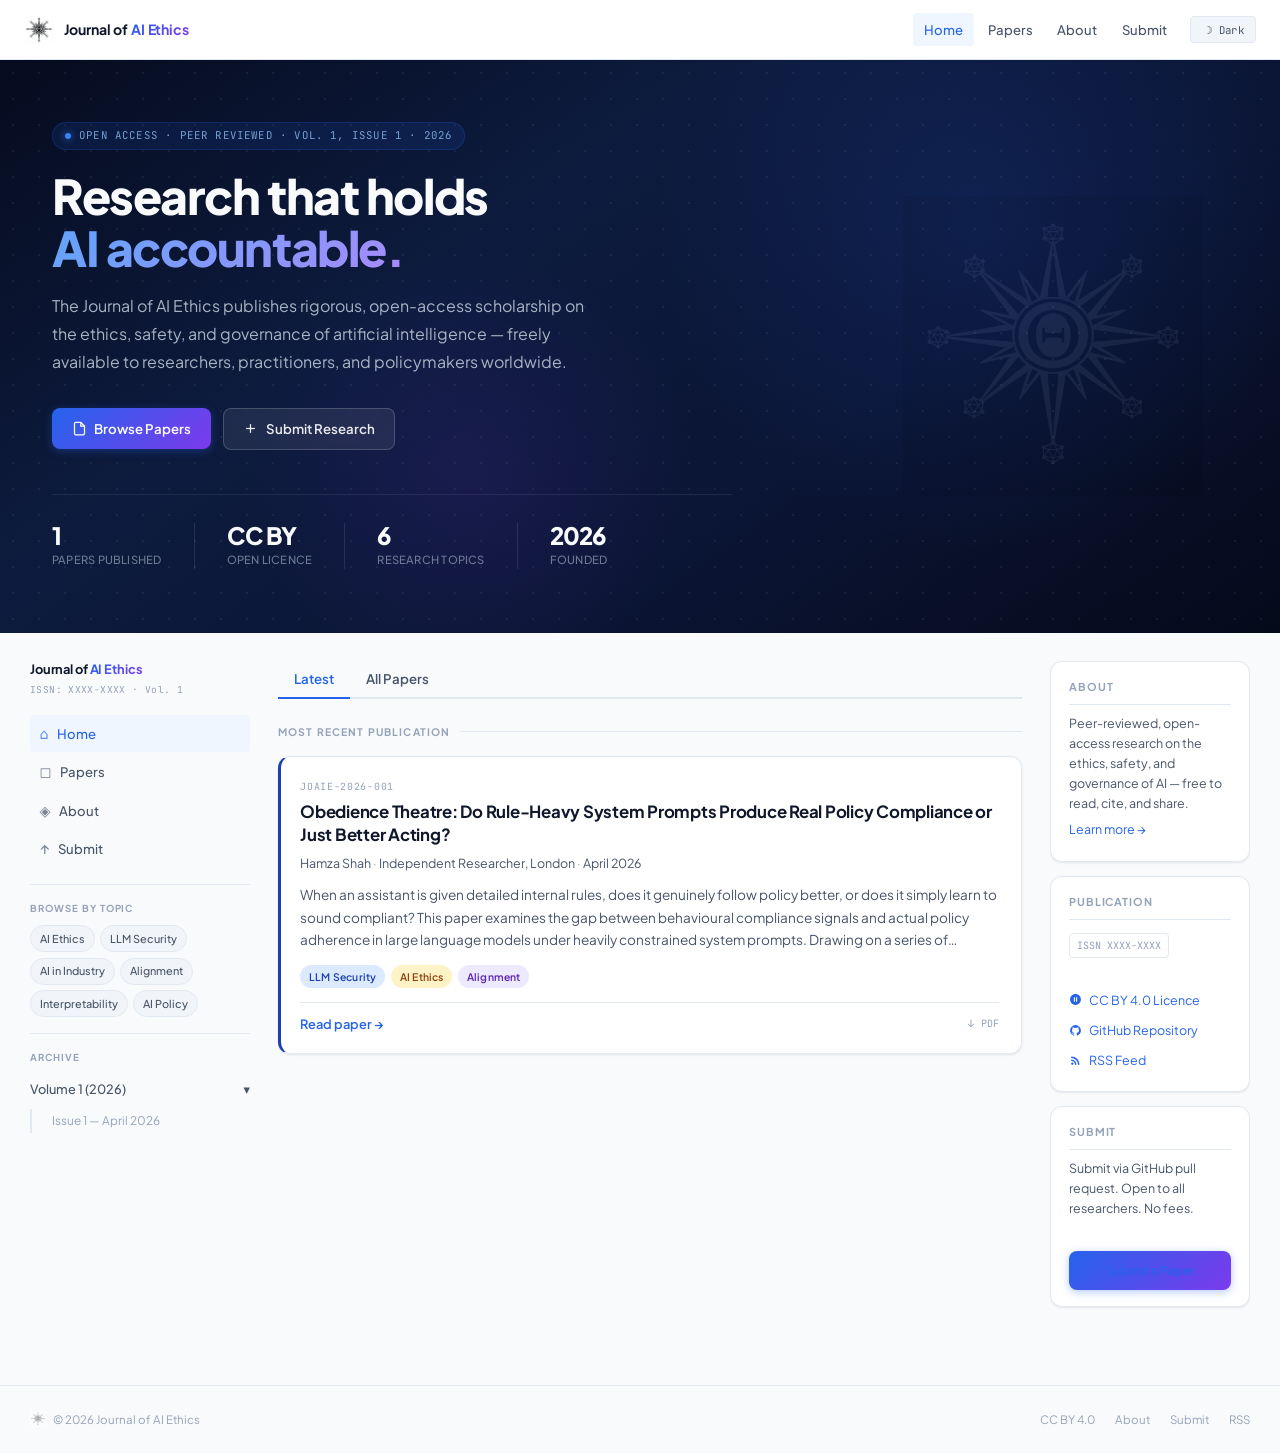
<file: index.html>
<!DOCTYPE html>
<html lang="en" data-theme="light">
<head>
  <meta charset="UTF-8">
  <meta name="viewport" content="width=device-width, initial-scale=1.0">
  <title>Journal of AI Ethics — Open-Access Research</title>
  <meta name="description" content="Journal of AI Ethics — peer-reviewed, open-access research in AI ethics, alignment, LLM security, and AI governance.">
  <meta name="robots" content="index, follow">
  <meta property="og:title" content="Journal of AI Ethics">
  <meta property="og:description" content="Open-access peer-reviewed research in AI ethics, alignment, and governance.">
  <meta property="og:type" content="website">
  <link rel="alternate" type="application/rss+xml" title="Journal of AI Ethics RSS Feed" href="feed.xml">
  <link rel="canonical" href="https://journalofaiethics.org/">
  <link rel="stylesheet" href="styles.css">
  <script src="theme.js"></script>
</head>
<body>

  <!-- ── Top Navigation ─────────────────────────────────── -->
  <nav class="top-nav" role="navigation" aria-label="Main navigation">
    <a href="index.html" class="top-nav__brand">
      <img src="logo.png" class="brand-logo" style="width:30px;height:30px;max-width:30px;" alt="" aria-hidden="true">
      <div class="brand-wordmark">Journal of <em>AI Ethics</em></div>
    </a>

    <div class="top-nav__spacer"></div>

    <div class="top-nav__links">
      <a href="index.html" class="active">Home</a>
      <a href="papers.html">Papers</a>
      <a href="about.html">About</a>
      <a href="submit.html">Submit</a>
    </div>

    <button id="theme-toggle" class="btn-theme" aria-label="Switch theme">☽ Dark</button>
    <button id="hamburger-btn" class="btn-hamburger" aria-label="Open navigation menu" aria-expanded="false">☰</button>
  </nav>

  <div id="sidebar-overlay" class="sidebar-overlay" aria-hidden="true"></div>

  <!-- ── Hero ───────────────────────────────────────────── -->
  <section class="hero" aria-label="Journal introduction">
    <div class="hero-grid-pattern" aria-hidden="true"></div>
    <img src="logo.png" class="hero-logo-bg" style="width:300px;height:300px;max-width:300px;position:absolute;right:6%;top:50%;transform:translateY(-50%);opacity:0.055;pointer-events:none;" alt="" aria-hidden="true">
    <div class="site-wrapper">
      <div class="hero-inner">

        <div class="hero-kicker">
          <span class="hero-kicker-dot" aria-hidden="true"></span>
          Open Access · Peer Reviewed · Vol. 1, Issue 1 · 2026
        </div>

        <h1 class="hero-title">
          Research that holds<br>
          <span class="gradient-word">AI accountable.</span>
        </h1>

        <p class="hero-desc">
          The Journal of AI Ethics publishes rigorous, open-access scholarship
          on the ethics, safety, and governance of artificial intelligence —
          freely available to researchers, practitioners, and policymakers worldwide.
        </p>

        <div class="hero-actions">
          <a href="papers.html" class="btn-primary">
            <svg width="15" height="15" viewBox="0 0 24 24" fill="none" stroke="currentColor" stroke-width="2" aria-hidden="true"><path d="M14 2H6a2 2 0 0 0-2 2v16a2 2 0 0 0 2 2h12a2 2 0 0 0 2-2V8z"/><polyline points="14 2 14 8 20 8"/></svg>
            Browse Papers
          </a>
          <a href="submit.html" class="btn-ghost">
            <svg width="15" height="15" viewBox="0 0 24 24" fill="none" stroke="currentColor" stroke-width="2" aria-hidden="true"><line x1="12" y1="5" x2="12" y2="19"/><line x1="5" y1="12" x2="19" y2="12"/></svg>
            Submit Research
          </a>
        </div>

        <div class="hero-stats" role="list">
          <div class="hero-stat" role="listitem">
            <div class="hero-stat__num">1</div>
            <div class="hero-stat__label">Papers Published</div>
          </div>
          <div class="hero-stat" role="listitem">
            <div class="hero-stat__num">CC&nbsp;BY</div>
            <div class="hero-stat__label">Open Licence</div>
          </div>
          <div class="hero-stat" role="listitem">
            <div class="hero-stat__num">6</div>
            <div class="hero-stat__label">Research Topics</div>
          </div>
          <div class="hero-stat" role="listitem">
            <div class="hero-stat__num">2026</div>
            <div class="hero-stat__label">Founded</div>
          </div>
        </div>

      </div>
    </div>
  </section>

  <!-- ── Three-column layout ────────────────────────────── -->
  <div class="site-wrapper">
    <div class="page-layout">

      <!-- Left Sidebar -->
      <aside id="left-sidebar" class="left-sidebar" aria-label="Journal navigation">
        <a href="index.html" class="sidebar-journal-name">Journal of <em>AI Ethics</em></a>
        <span class="sidebar-sub">ISSN: XXXX-XXXX · Vol. 1</span>

        <nav aria-label="Site pages">
          <ul class="sidebar-nav">
            <li><a href="index.html" class="active"><span class="nav-icon">⌂</span> Home</a></li>
            <li><a href="papers.html"><span class="nav-icon">◻</span> Papers</a></li>
            <li><a href="about.html"><span class="nav-icon">◈</span> About</a></li>
            <li><a href="submit.html"><span class="nav-icon">↑</span> Submit</a></li>
          </ul>
        </nav>

        <hr class="sidebar-divider">
        <p class="sidebar-section-title">Browse by Topic</p>
        <div class="topic-tags">
          <a href="papers.html?tag=AI+Ethics"       class="tag-btn">AI Ethics</a>
          <a href="papers.html?tag=LLM+Security"    class="tag-btn">LLM Security</a>
          <a href="papers.html?tag=AI+in+Industry"  class="tag-btn">AI in Industry</a>
          <a href="papers.html?tag=Alignment"       class="tag-btn">Alignment</a>
          <a href="papers.html?tag=Interpretability" class="tag-btn">Interpretability</a>
          <a href="papers.html?tag=AI+Policy"       class="tag-btn">AI Policy</a>
        </div>

        <hr class="sidebar-divider">
        <p class="sidebar-section-title">Archive</p>
        <ul class="archive-list">
          <li>
            <span class="archive-list__vol">Volume 1 (2026) <span aria-hidden="true">▾</span></span>
            <ul class="archive-list__issues">
              <li><a href="papers.html">Issue 1 — April 2026</a></li>
            </ul>
          </li>
        </ul>
      </aside>

      <!-- Main Content -->
      <main class="main-content" id="main-content">

        <!-- Tabs -->
        <div class="tabs" role="tablist" aria-label="Paper feed">
          <button class="tab-btn active" role="tab" aria-selected="true"  aria-controls="tab-latest" id="btn-latest">Latest</button>
          <button class="tab-btn"        role="tab" aria-selected="false" aria-controls="tab-all"    id="btn-all">All Papers</button>
        </div>

        <!-- Latest -->
        <div id="tab-latest" class="tab-panel active" role="tabpanel" aria-labelledby="btn-latest">
          <p class="section-label">Most Recent Publication</p>
          <article class="paper-card" data-primary-tag="LLM Security">
            <div class="paper-card__ref">JOAIE-2026-001</div>
            <h2 class="paper-card__title">
              <a href="papers/JOAIE-2026-001/JOAIE-2026-001.html">
                Obedience Theatre: Do Rule-Heavy System Prompts Produce Real Policy Compliance or Just Better Acting?
              </a>
            </h2>
            <div class="paper-card__byline">
              <span>Hamza Shah</span>
              <span>Independent Researcher, London</span>
              <span>April 2026</span>
            </div>
            <p class="paper-card__abstract">
              When an assistant is given detailed internal rules, does it genuinely follow policy better, or does it simply learn to sound compliant? This paper examines the gap between behavioural compliance signals and actual policy adherence in large language models under heavily constrained system prompts. Drawing on a series of structured prompt experiments, we distinguish between surface-level compliance theatre and deeper behavioural policy internalisation.
            </p>
            <div class="paper-card__tags">
              <span class="tag-pill tag-pill--llm-security">LLM Security</span>
              <span class="tag-pill tag-pill--ethics">AI Ethics</span>
              <span class="tag-pill tag-pill--alignment">Alignment</span>
            </div>
            <div class="paper-card__footer">
              <a class="paper-card__read" href="papers/JOAIE-2026-001/JOAIE-2026-001.html">Read paper →</a>
              <a class="paper-card__pdf" href="papers/JOAIE-2026-001/JOAIE-2026-001.pdf" download>↓ PDF</a>
            </div>
          </article>
        </div>

        <!-- All Papers -->
        <div id="tab-all" class="tab-panel" role="tabpanel" aria-labelledby="btn-all">
          <p class="section-label">All Published Research</p>
          <article class="paper-card" data-primary-tag="LLM Security">
            <div class="paper-card__ref">JOAIE-2026-001</div>
            <h2 class="paper-card__title">
              <a href="papers/JOAIE-2026-001/JOAIE-2026-001.html">
                Obedience Theatre: Do Rule-Heavy System Prompts Produce Real Policy Compliance or Just Better Acting?
              </a>
            </h2>
            <div class="paper-card__byline">
              <span>Hamza Shah</span>
              <span>Independent Researcher, London</span>
              <span>April 2026</span>
            </div>
            <p class="paper-card__abstract">
              When an assistant is given detailed internal rules, does it genuinely follow policy better, or does it simply learn to sound compliant? This paper examines the gap between behavioural compliance signals and actual policy adherence in large language models under heavily constrained system prompts. Drawing on a series of structured prompt experiments, we distinguish between surface-level compliance theatre and deeper behavioural policy internalisation.
            </p>
            <div class="paper-card__tags">
              <span class="tag-pill tag-pill--llm-security">LLM Security</span>
              <span class="tag-pill tag-pill--ethics">AI Ethics</span>
              <span class="tag-pill tag-pill--alignment">Alignment</span>
            </div>
            <div class="paper-card__footer">
              <a class="paper-card__read" href="papers/JOAIE-2026-001/JOAIE-2026-001.html">Read paper →</a>
              <a class="paper-card__pdf" href="papers/JOAIE-2026-001/JOAIE-2026-001.pdf" download>↓ PDF</a>
            </div>
          </article>
        </div>

      </main>

      <!-- Right Sidebar -->
      <aside class="right-sidebar" aria-label="Journal information">

        <div class="sidebar-widget">
          <h2 class="sidebar-widget__title">About</h2>
          <p>Peer-reviewed, open-access research on the ethics, safety, and governance of AI — free to read, cite, and share.</p>
          <p><a href="about.html">Learn more →</a></p>
        </div>

        <div class="sidebar-widget">
          <h2 class="sidebar-widget__title">Publication</h2>
          <span class="issn-badge">ISSN XXXX-XXXX</span>
          <br><br>
          <a href="https://creativecommons.org/licenses/by/4.0/" class="widget-link" target="_blank" rel="noopener">
            <svg width="13" height="13" viewBox="0 0 24 24" fill="currentColor" aria-hidden="true"><path d="M12 2C6.48 2 2 6.48 2 12s4.48 10 10 10 10-4.48 10-10S17.52 2 12 2zm-1 14H9V8h2v8zm4 0h-2V8h2v8z"/></svg>
            CC BY 4.0 Licence
          </a>
          <a href="#" class="widget-link" target="_blank" rel="noopener">
            <svg width="13" height="13" viewBox="0 0 24 24" fill="currentColor" aria-hidden="true"><path d="M12 2A10 10 0 0 0 2 12c0 4.42 2.87 8.17 6.84 9.5.5.08.66-.23.66-.5v-1.69c-2.77.6-3.36-1.34-3.36-1.34-.46-1.16-1.11-1.47-1.11-1.47-.91-.62.07-.6.07-.6 1 .07 1.53 1.03 1.53 1.03.87 1.52 2.34 1.07 2.91.83.09-.65.35-1.09.63-1.34-2.22-.25-4.55-1.11-4.55-4.92 0-1.11.38-2 1.03-2.71-.1-.25-.45-1.29.1-2.64 0 0 .84-.27 2.75 1.02.79-.22 1.65-.33 2.5-.33.85 0 1.71.11 2.5.33 1.91-1.29 2.75-1.02 2.75-1.02.55 1.35.2 2.39.1 2.64.65.71 1.03 1.6 1.03 2.71 0 3.82-2.34 4.66-4.57 4.91.36.31.69.92.69 1.85V21c0 .27.16.59.67.5C19.14 20.16 22 16.42 22 12A10 10 0 0 0 12 2z"/></svg>
            GitHub Repository
          </a>
          <a href="feed.xml" class="widget-link">
            <svg width="13" height="13" viewBox="0 0 24 24" fill="currentColor" aria-hidden="true"><path d="M6.18 15.64a2.18 2.18 0 0 1 2.18 2.18C8.36 19.01 7.38 20 6.18 20C4.98 20 4 19.01 4 17.82a2.18 2.18 0 0 1 2.18-2.18M4 4.44A15.56 15.56 0 0 1 19.56 20h-2.83A12.73 12.73 0 0 0 4 7.27V4.44m0 5.66a9.9 9.9 0 0 1 9.9 9.9h-2.83A7.07 7.07 0 0 0 4 12.93V10.1z"/></svg>
            RSS Feed
          </a>
        </div>

        <div class="sidebar-widget">
          <h2 class="sidebar-widget__title">Submit</h2>
          <p>Submit via GitHub pull request. Open to all researchers. No fees.</p>
          <br>
          <a href="submit.html" class="btn-primary" style="width:100%;justify-content:center;font-size:0.75rem;">Submit a Paper</a>
        </div>

      </aside>

    </div>
  </div>

  <!-- ── Footer ─────────────────────────────────────────── -->
  <footer class="site-footer">
    <div class="site-wrapper">
      <div class="footer-inner">
        <div class="footer-brand">
          <img src="logo.png" class="footer-logo" style="width:16px;height:16px;max-width:16px;" alt="">
          <span>© 2026 Journal of AI Ethics</span>
        </div>
        <div class="footer-links">
          <a href="https://creativecommons.org/licenses/by/4.0/" target="_blank" rel="noopener">CC BY 4.0</a>
          <a href="about.html">About</a>
          <a href="submit.html">Submit</a>
          <a href="feed.xml">RSS</a>
        </div>
      </div>
    </div>
  </footer>

  <script>
    document.addEventListener('DOMContentLoaded', function () {
      var tabs = document.querySelectorAll('.tab-btn');
      tabs.forEach(function (btn) {
        btn.addEventListener('click', function () {
          tabs.forEach(function (b) { b.classList.remove('active'); b.setAttribute('aria-selected','false'); });
          this.classList.add('active');
          this.setAttribute('aria-selected','true');
          var id = this.getAttribute('aria-controls');
          document.querySelectorAll('.tab-panel').forEach(function (p) { p.classList.toggle('active', p.id === id); });
        });
      });
    });
  </script>

</body>
</html>
</file>
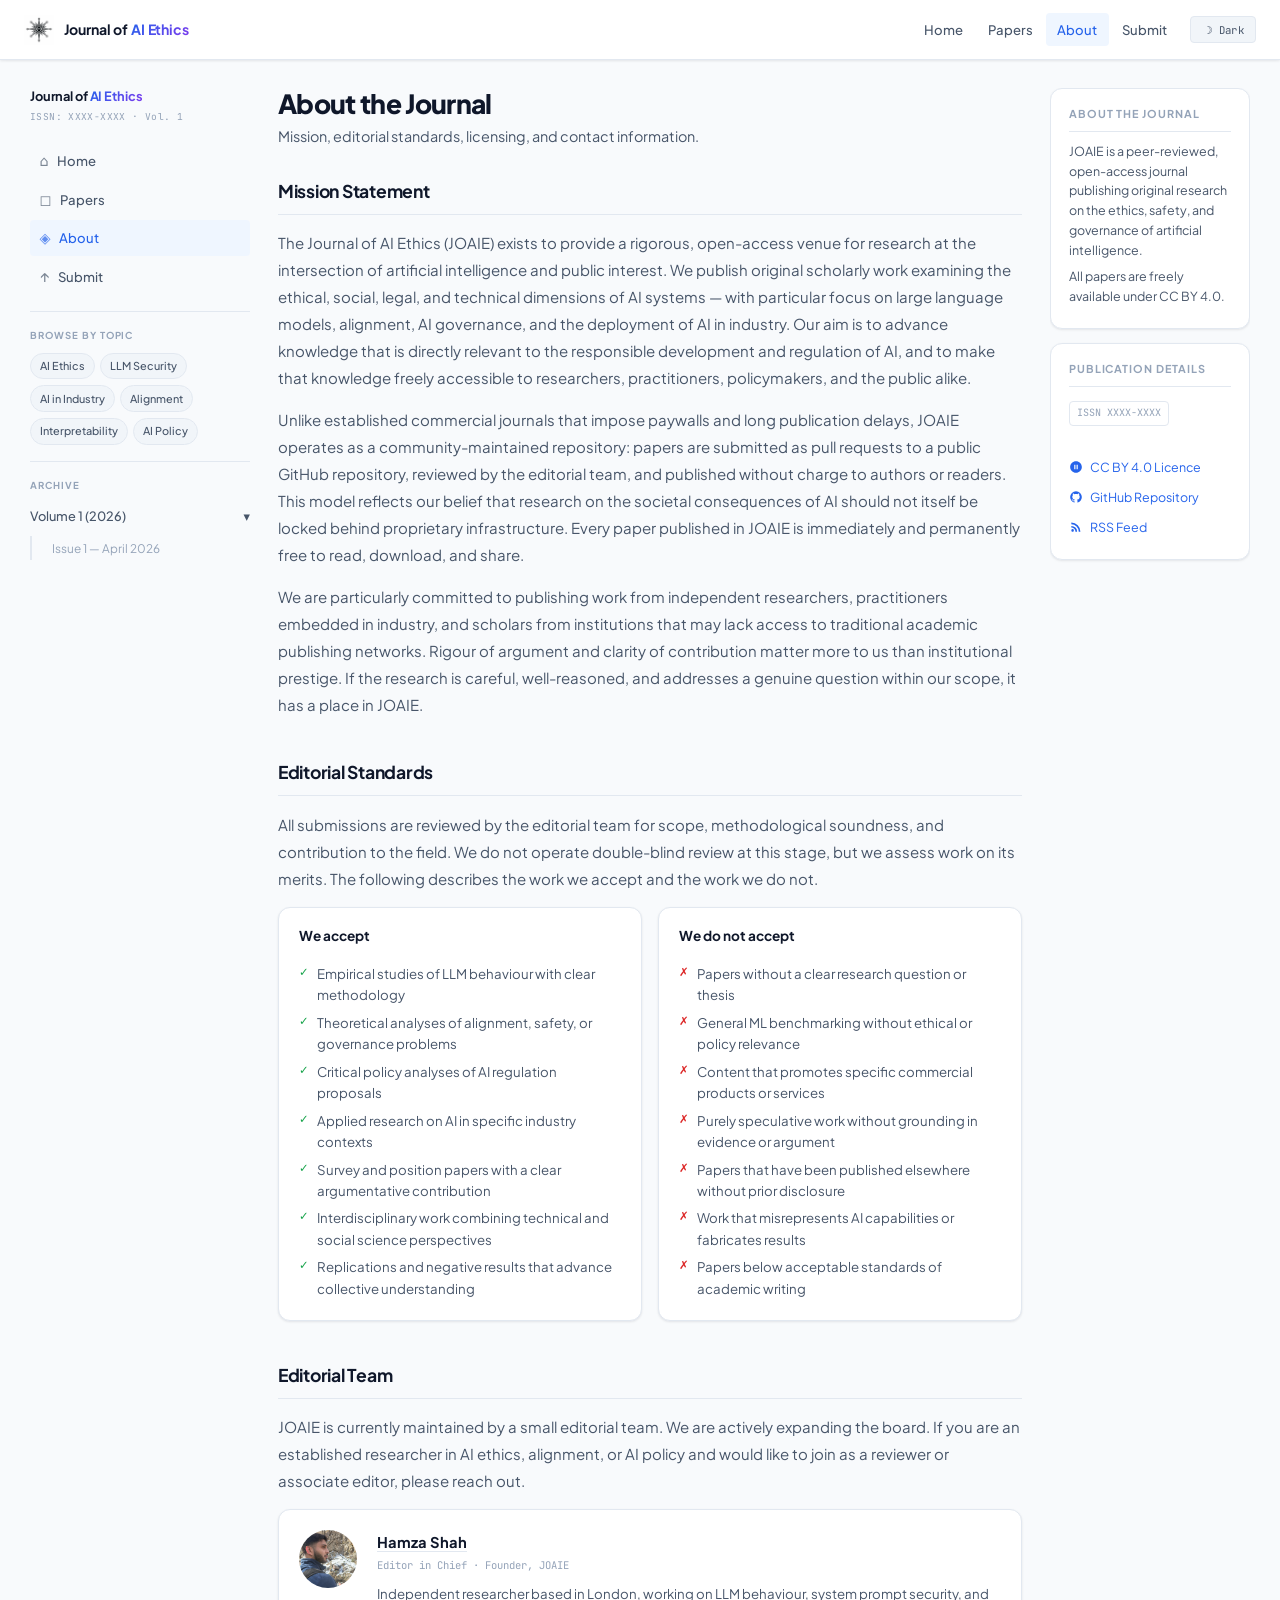
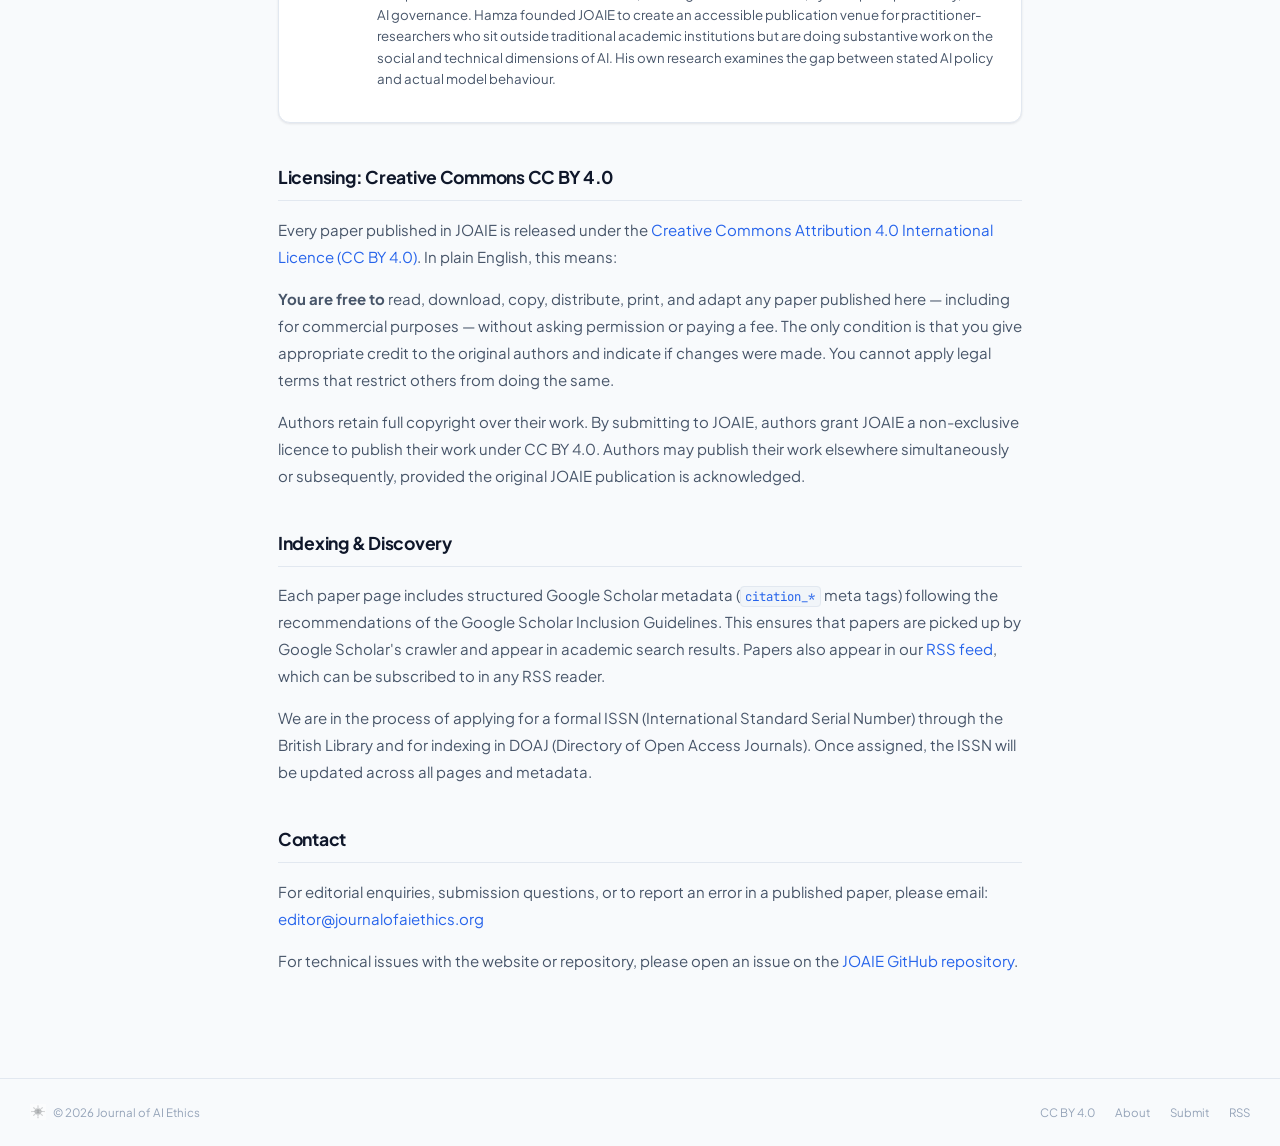
<file: about.html>
<!DOCTYPE html>
<html lang="en" data-theme="light">
<head>
  <meta charset="UTF-8">
  <meta name="viewport" content="width=device-width, initial-scale=1.0">
  <title>About — Journal of AI Ethics</title>
  <meta name="description" content="About the Journal of AI Ethics — mission, editorial standards, licensing, and how to contact us.">
  <meta name="robots" content="index, follow">
  <link rel="alternate" type="application/rss+xml" title="Journal of AI Ethics RSS Feed" href="feed.xml">
  <link rel="canonical" href="https://journalofaiethics.org/about.html">
  <link rel="stylesheet" href="styles.css">
  <script src="theme.js"></script>
</head>
<body>

  <!-- Top Navigation -->
  <nav class="top-nav" role="navigation" aria-label="Main navigation">
    <a href="index.html" class="top-nav__brand">
      <img src="logo.png" class="brand-logo" style="width:30px;height:30px;max-width:30px;" alt="" aria-hidden="true">
      <div class="brand-wordmark">Journal of <em>AI Ethics</em></div>
    </a>
    <div class="top-nav__spacer"></div>
    <div class="top-nav__links">
      <a href="index.html">Home</a>
      <a href="papers.html">Papers</a>
      <a href="about.html" class="active">About</a>
      <a href="submit.html">Submit</a>
    </div>
    <button id="theme-toggle" class="btn-theme" aria-label="Switch theme">☽ Dark</button>
    <button id="hamburger-btn" class="btn-hamburger" aria-label="Open navigation menu" aria-expanded="false">☰</button>
  </nav>

  <div id="sidebar-overlay" class="sidebar-overlay" aria-hidden="true"></div>

  <div class="site-wrapper">
    <div class="page-layout">

      <!-- Left Sidebar -->
      <aside id="left-sidebar" class="left-sidebar" aria-label="Journal navigation">
        <a href="index.html" class="sidebar-journal-name">Journal of <em>AI Ethics</em></a>
        <span class="sidebar-sub">ISSN: XXXX-XXXX · Vol. 1</span>

        <nav aria-label="Site pages">
          <ul class="sidebar-nav">
            <li><a href="index.html"><span class="nav-icon">⌂</span> Home</a></li>
            <li><a href="papers.html"><span class="nav-icon">◻</span> Papers</a></li>
            <li><a href="about.html" class="active"><span class="nav-icon">◈</span> About</a></li>
            <li><a href="submit.html"><span class="nav-icon">↑</span> Submit</a></li>
          </ul>
        </nav>

        <hr class="sidebar-divider">

        <p class="sidebar-section-title">Browse by Topic</p>
        <div class="topic-tags">
          <a href="papers.html?tag=AI+Ethics" class="tag-btn">AI Ethics</a>
          <a href="papers.html?tag=LLM+Security" class="tag-btn">LLM Security</a>
          <a href="papers.html?tag=AI+in+Industry" class="tag-btn">AI in Industry</a>
          <a href="papers.html?tag=Alignment" class="tag-btn">Alignment</a>
          <a href="papers.html?tag=Interpretability" class="tag-btn">Interpretability</a>
          <a href="papers.html?tag=AI+Policy" class="tag-btn">AI Policy</a>
        </div>

        <hr class="sidebar-divider">

        <p class="sidebar-section-title">Archive</p>
        <ul class="archive-list">
          <li>
            <span class="archive-list__vol">Volume 1 (2026) <span>▾</span></span>
            <ul class="archive-list__issues">
              <li><a href="papers.html">Issue 1 — April 2026</a></li>
            </ul>
          </li>
        </ul>
      </aside>

      <!-- Main Content -->
      <main class="main-content" id="main-content">

        <h1 class="page-title">About the Journal</h1>
        <p class="page-subtitle">Mission, editorial standards, licensing, and contact information.</p>

        <!-- Mission -->
        <section class="about-section" aria-labelledby="mission-heading">
          <h2 id="mission-heading">Mission Statement</h2>
          <p>
            The Journal of AI Ethics (JOAIE) exists to provide a rigorous, open-access venue for research at the intersection of artificial intelligence and public interest. We publish original scholarly work examining the ethical, social, legal, and technical dimensions of AI systems — with particular focus on large language models, alignment, AI governance, and the deployment of AI in industry. Our aim is to advance knowledge that is directly relevant to the responsible development and regulation of AI, and to make that knowledge freely accessible to researchers, practitioners, policymakers, and the public alike.
          </p>
          <p>
            Unlike established commercial journals that impose paywalls and long publication delays, JOAIE operates as a community-maintained repository: papers are submitted as pull requests to a public GitHub repository, reviewed by the editorial team, and published without charge to authors or readers. This model reflects our belief that research on the societal consequences of AI should not itself be locked behind proprietary infrastructure. Every paper published in JOAIE is immediately and permanently free to read, download, and share.
          </p>
          <p>
            We are particularly committed to publishing work from independent researchers, practitioners embedded in industry, and scholars from institutions that may lack access to traditional academic publishing networks. Rigour of argument and clarity of contribution matter more to us than institutional prestige. If the research is careful, well-reasoned, and addresses a genuine question within our scope, it has a place in JOAIE.
          </p>
        </section>

        <!-- Editorial Standards -->
        <section class="about-section" aria-labelledby="standards-heading">
          <h2 id="standards-heading">Editorial Standards</h2>
          <p>All submissions are reviewed by the editorial team for scope, methodological soundness, and contribution to the field. We do not operate double-blind review at this stage, but we assess work on its merits. The following describes the work we accept and the work we do not.</p>
          <div class="two-columns">
            <div class="column-panel">
              <h3>We accept</h3>
              <ul>
                <li>Empirical studies of LLM behaviour with clear methodology</li>
                <li>Theoretical analyses of alignment, safety, or governance problems</li>
                <li>Critical policy analyses of AI regulation proposals</li>
                <li>Applied research on AI in specific industry contexts</li>
                <li>Survey and position papers with a clear argumentative contribution</li>
                <li>Interdisciplinary work combining technical and social science perspectives</li>
                <li>Replications and negative results that advance collective understanding</li>
              </ul>
            </div>
            <div class="column-panel column-panel--reject">
              <h3>We do not accept</h3>
              <ul>
                <li>Papers without a clear research question or thesis</li>
                <li>General ML benchmarking without ethical or policy relevance</li>
                <li>Content that promotes specific commercial products or services</li>
                <li>Purely speculative work without grounding in evidence or argument</li>
                <li>Papers that have been published elsewhere without prior disclosure</li>
                <li>Work that misrepresents AI capabilities or fabricates results</li>
                <li>Papers below acceptable standards of academic writing</li>
              </ul>
            </div>
          </div>
        </section>

        <!-- Editor in Chief -->
        <section class="about-section" aria-labelledby="editor-heading">
          <h2 id="editor-heading">Editorial Team</h2>
          <p>JOAIE is currently maintained by a small editorial team. We are actively expanding the board. If you are an established researcher in AI ethics, alignment, or AI policy and would like to join as a reviewer or associate editor, please reach out.</p>
          <div class="editor-card">
            <img src="Hamza Profile.JPG" alt="Hamza Shah" class="editor-avatar" style="object-fit:cover;">
            <div class="editor-info">
              <h3><a href="https://www.linkedin.com/in/hamza-shah-751335223/" target="_blank" rel="noopener" style="color:inherit;text-decoration:none;border-bottom:1px solid var(--border);">Hamza Shah</a></h3>
              <div class="editor-title">Editor in Chief · Founder, JOAIE</div>
              <p>
                Independent researcher based in London, working on LLM behaviour, system prompt security, and AI governance. Hamza founded JOAIE to create an accessible publication venue for practitioner-researchers who sit outside traditional academic institutions but are doing substantive work on the social and technical dimensions of AI. His own research examines the gap between stated AI policy and actual model behaviour.
              </p>
            </div>
          </div>
        </section>

        <!-- Licensing -->
        <section class="about-section" aria-labelledby="license-heading">
          <h2 id="license-heading">Licensing: Creative Commons CC BY 4.0</h2>
          <p>
            Every paper published in JOAIE is released under the <a href="https://creativecommons.org/licenses/by/4.0/" target="_blank" rel="noopener">Creative Commons Attribution 4.0 International Licence (CC BY 4.0)</a>. In plain English, this means:
          </p>
          <p>
            <strong>You are free to</strong> read, download, copy, distribute, print, and adapt any paper published here — including for commercial purposes — without asking permission or paying a fee. The only condition is that you give appropriate credit to the original authors and indicate if changes were made. You cannot apply legal terms that restrict others from doing the same.
          </p>
          <p>
            Authors retain full copyright over their work. By submitting to JOAIE, authors grant JOAIE a non-exclusive licence to publish their work under CC BY 4.0. Authors may publish their work elsewhere simultaneously or subsequently, provided the original JOAIE publication is acknowledged.
          </p>
        </section>

        <!-- Indexing -->
        <section class="about-section" aria-labelledby="indexing-heading">
          <h2 id="indexing-heading">Indexing &amp; Discovery</h2>
          <p>
            Each paper page includes structured Google Scholar metadata (<code>citation_*</code> meta tags) following the recommendations of the Google Scholar Inclusion Guidelines. This ensures that papers are picked up by Google Scholar's crawler and appear in academic search results. Papers also appear in our <a href="feed.xml">RSS feed</a>, which can be subscribed to in any RSS reader.
          </p>
          <p>
            We are in the process of applying for a formal ISSN (International Standard Serial Number) through the British Library and for indexing in DOAJ (Directory of Open Access Journals). Once assigned, the ISSN will be updated across all pages and metadata.
          </p>
        </section>

        <!-- Contact -->
        <section class="about-section" aria-labelledby="contact-heading">
          <h2 id="contact-heading">Contact</h2>
          <p>
            For editorial enquiries, submission questions, or to report an error in a published paper, please email:
            <a href="mailto:editor@journalofaiethics.org">editor@journalofaiethics.org</a>
          </p>
          <p>
            For technical issues with the website or repository, please open an issue on the
            <a href="#" target="_blank" rel="noopener">JOAIE GitHub repository</a>.
          </p>
        </section>

      </main>

      <!-- Right Sidebar -->
      <aside class="right-sidebar" aria-label="Journal information">

        <div class="sidebar-widget">
          <h2 class="sidebar-widget__title">About the Journal</h2>
          <p>JOAIE is a peer-reviewed, open-access journal publishing original research on the ethics, safety, and governance of artificial intelligence.</p>
          <p>All papers are freely available under CC BY 4.0.</p>
        </div>

        <div class="sidebar-widget">
          <h2 class="sidebar-widget__title">Publication Details</h2>
          <span class="issn-badge">ISSN XXXX-XXXX</span>
          <br><br>
          <a href="https://creativecommons.org/licenses/by/4.0/" class="widget-link" target="_blank" rel="noopener">
            <svg width="14" height="14" viewBox="0 0 24 24" fill="currentColor" aria-hidden="true"><path d="M12 2C6.48 2 2 6.48 2 12s4.48 10 10 10 10-4.48 10-10S17.52 2 12 2zm-1 14H9V8h2v8zm4 0h-2V8h2v8z"/></svg>
            CC BY 4.0 Licence
          </a>
          <a href="#" class="widget-link" target="_blank" rel="noopener">
            <svg width="14" height="14" viewBox="0 0 24 24" fill="currentColor" aria-hidden="true"><path d="M12 2A10 10 0 0 0 2 12c0 4.42 2.87 8.17 6.84 9.5.5.08.66-.23.66-.5v-1.69c-2.77.6-3.36-1.34-3.36-1.34-.46-1.16-1.11-1.47-1.11-1.47-.91-.62.07-.6.07-.6 1 .07 1.53 1.03 1.53 1.03.87 1.52 2.34 1.07 2.91.83.09-.65.35-1.09.63-1.34-2.22-.25-4.55-1.11-4.55-4.92 0-1.11.38-2 1.03-2.71-.1-.25-.45-1.29.1-2.64 0 0 .84-.27 2.75 1.02.79-.22 1.65-.33 2.5-.33.85 0 1.71.11 2.5.33 1.91-1.29 2.75-1.02 2.75-1.02.55 1.35.2 2.39.1 2.64.65.71 1.03 1.6 1.03 2.71 0 3.82-2.34 4.66-4.57 4.91.36.31.69.92.69 1.85V21c0 .27.16.59.67.5C19.14 20.16 22 16.42 22 12A10 10 0 0 0 12 2z"/></svg>
            GitHub Repository
          </a>
          <a href="feed.xml" class="widget-link">
            <svg width="14" height="14" viewBox="0 0 24 24" fill="currentColor" aria-hidden="true"><path d="M6.18 15.64a2.18 2.18 0 0 1 2.18 2.18C8.36 19.01 7.38 20 6.18 20C4.98 20 4 19.01 4 17.82a2.18 2.18 0 0 1 2.18-2.18M4 4.44A15.56 15.56 0 0 1 19.56 20h-2.83A12.73 12.73 0 0 0 4 7.27V4.44m0 5.66a9.9 9.9 0 0 1 9.9 9.9h-2.83A7.07 7.07 0 0 0 4 12.93V10.1z"/></svg>
            RSS Feed
          </a>
        </div>

      </aside>

    </div><!-- .page-layout -->
  </div><!-- .site-wrapper -->

  <footer class="site-footer">
    <div class="site-wrapper">
      <div class="footer-inner">
        <div class="footer-brand">
          <img src="logo.png" class="footer-logo" style="width:16px;height:16px;max-width:16px;" alt="">
          <span>© 2026 Journal of AI Ethics</span>
        </div>
        <div class="footer-links">
          <a href="https://creativecommons.org/licenses/by/4.0/" target="_blank" rel="noopener">CC BY 4.0</a>
          <a href="about.html">About</a>
          <a href="submit.html">Submit</a>
          <a href="feed.xml">RSS</a>
        </div>
      </div>
    </div>
  </footer>

</body>
</html>
</file>
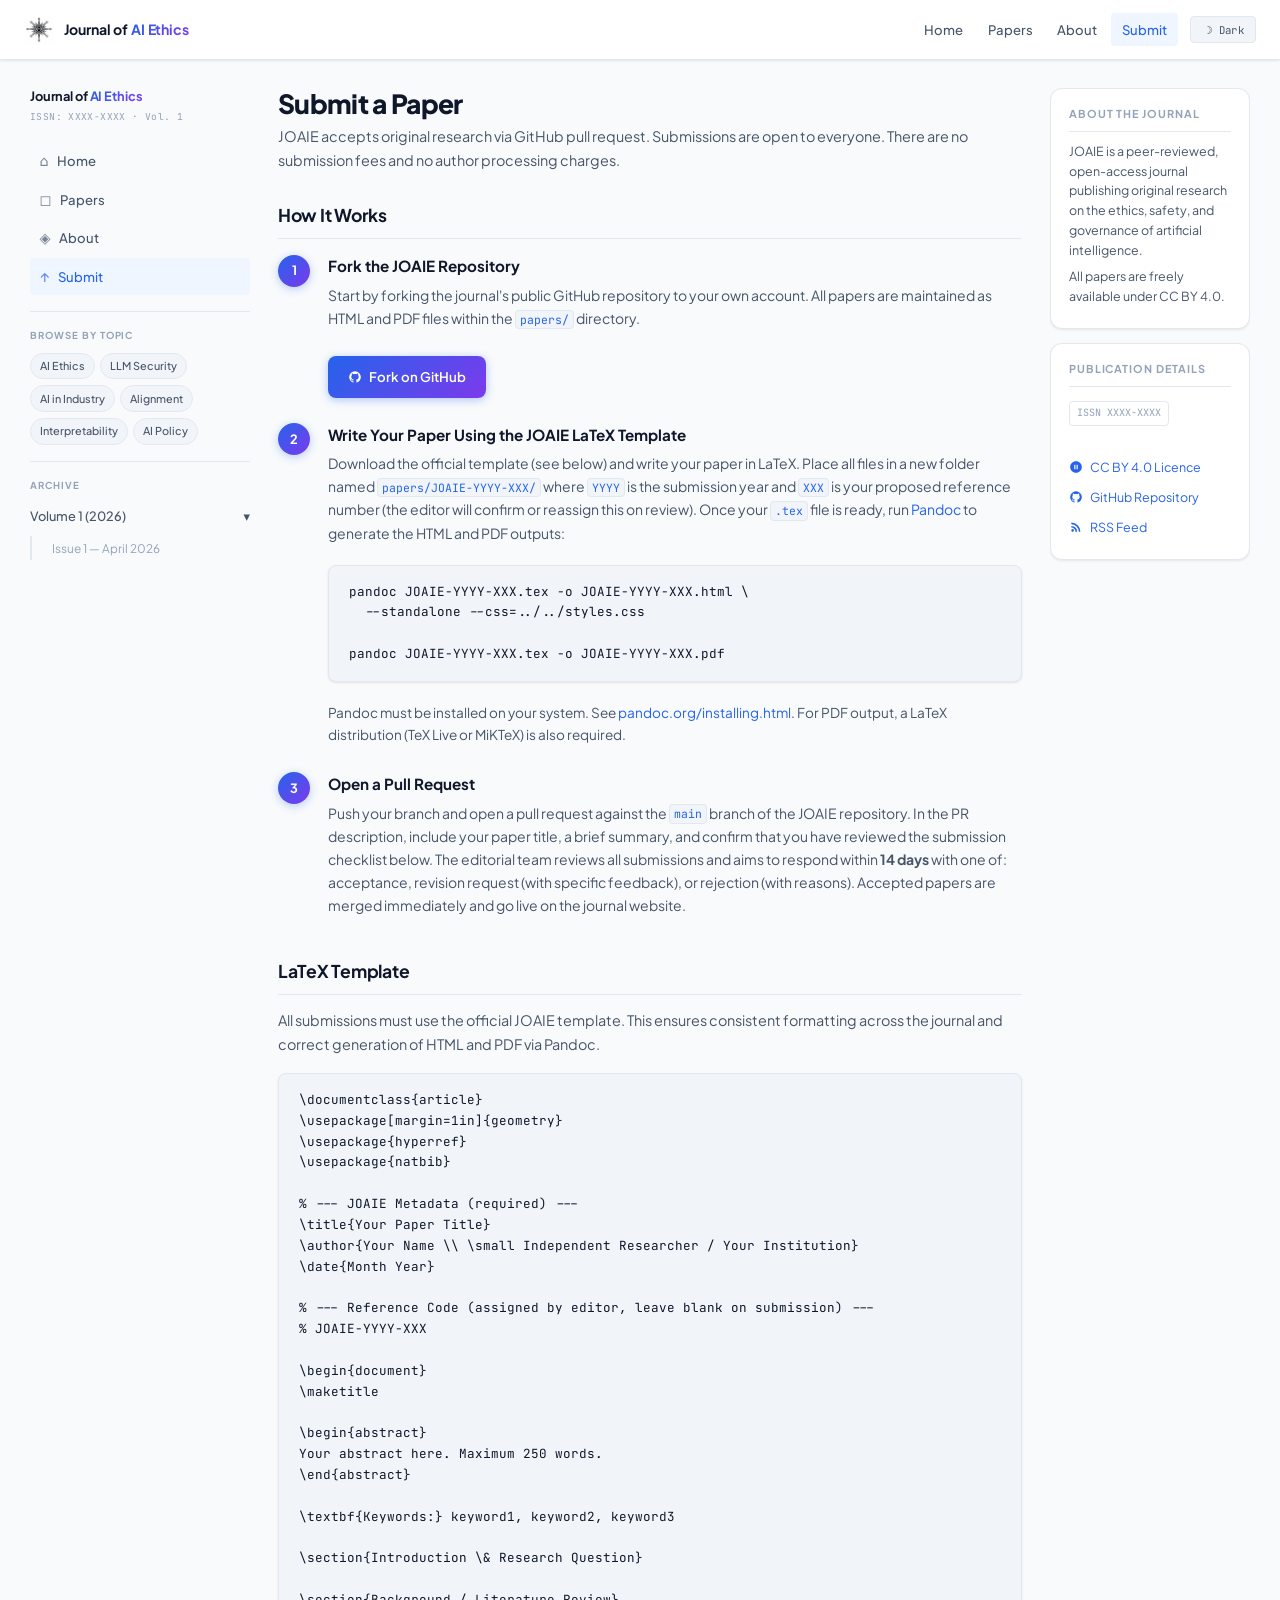
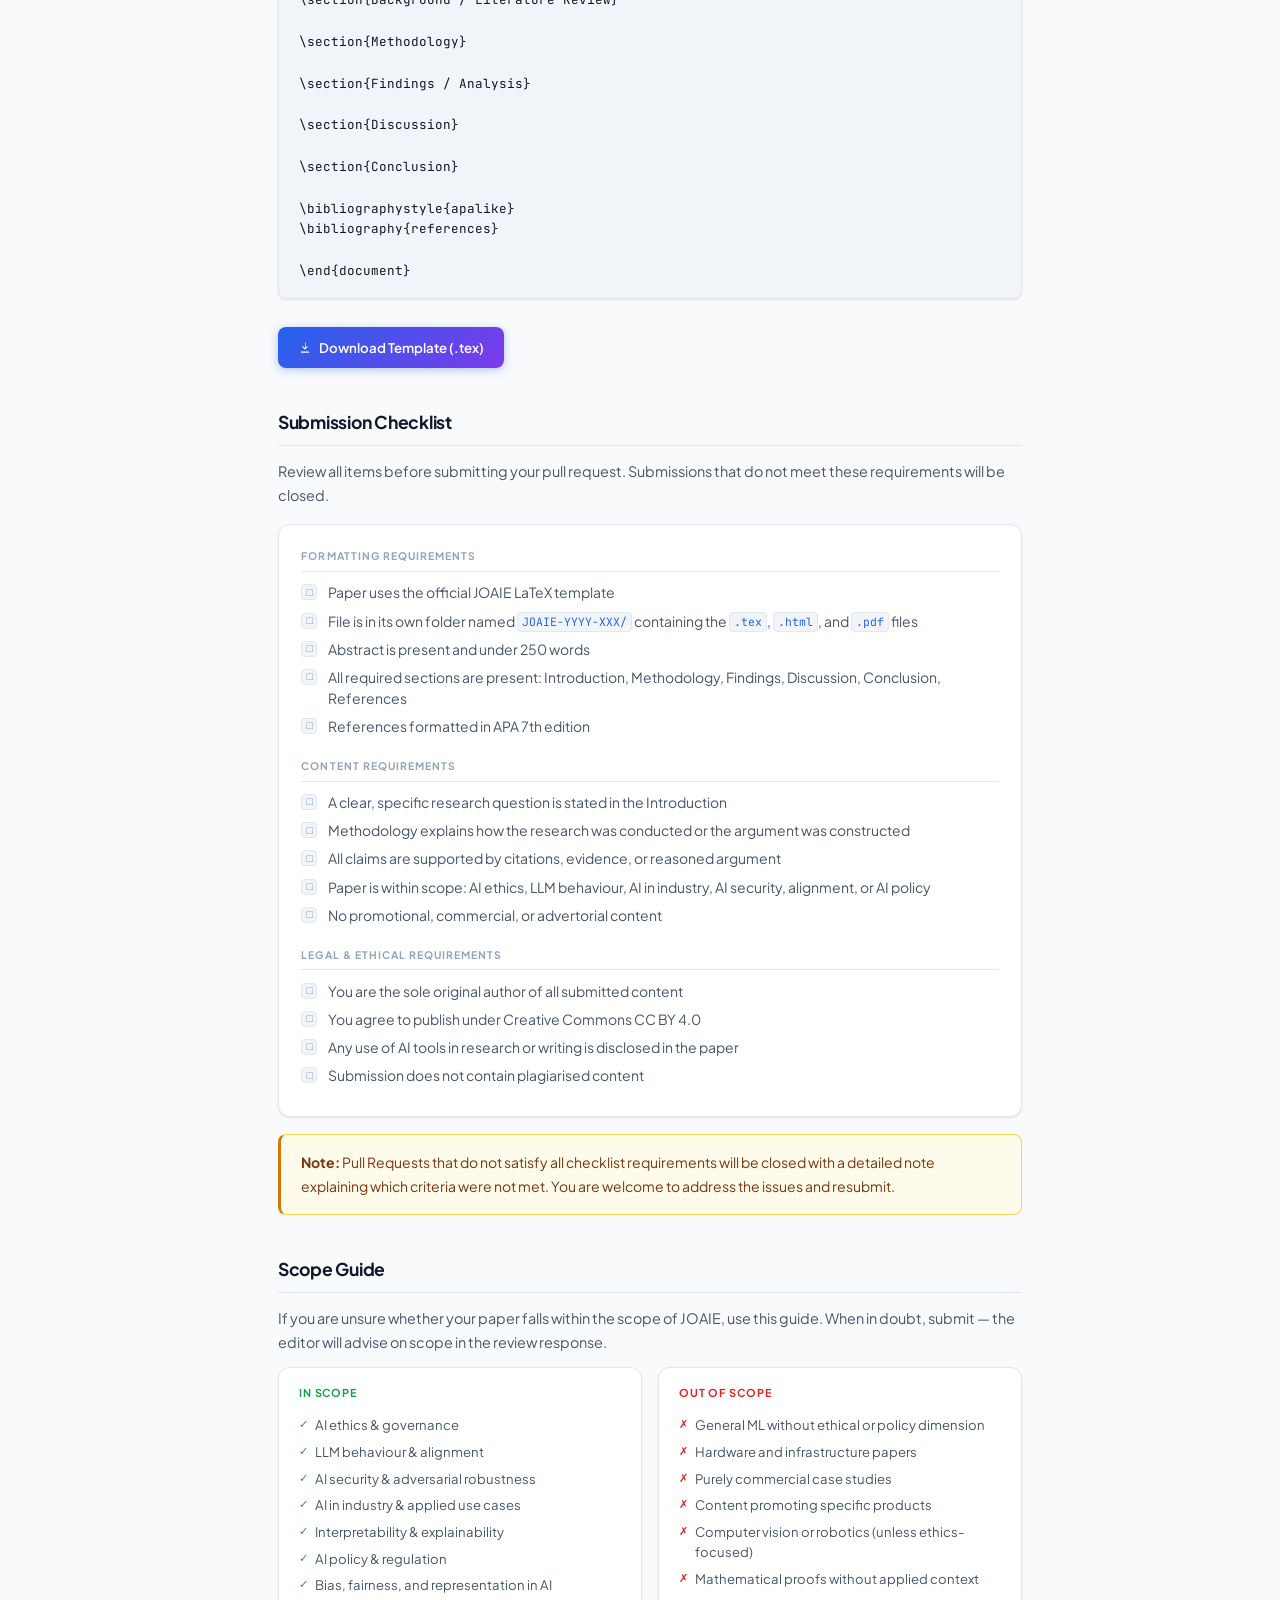
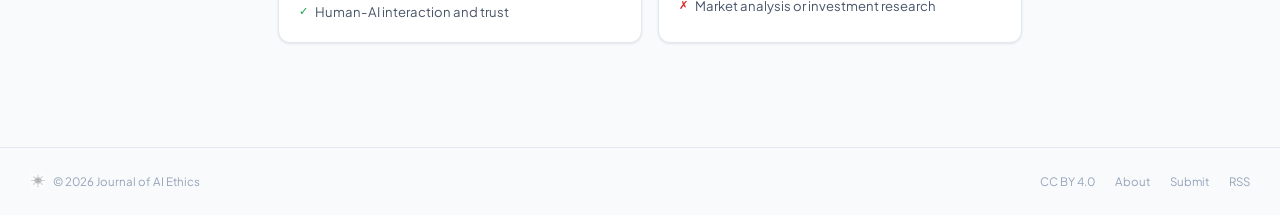
<file: submit.html>
<!DOCTYPE html>
<html lang="en" data-theme="light">
<head>
  <meta charset="UTF-8">
  <meta name="viewport" content="width=device-width, initial-scale=1.0">
  <title>Submit a Paper — Journal of AI Ethics</title>
  <meta name="description" content="Submit original research to the Journal of AI Ethics via GitHub pull request. Full submission guidelines, LaTeX template, and checklist.">
  <meta name="robots" content="index, follow">
  <link rel="alternate" type="application/rss+xml" title="Journal of AI Ethics RSS Feed" href="feed.xml">
  <link rel="canonical" href="https://journalofaiethics.org/submit.html">
  <link rel="stylesheet" href="styles.css">
  <script src="theme.js"></script>
</head>
<body>

  <!-- Top Navigation -->
  <nav class="top-nav" role="navigation" aria-label="Main navigation">
    <a href="index.html" class="top-nav__brand">
      <img src="logo.png" class="brand-logo" style="width:30px;height:30px;max-width:30px;" alt="" aria-hidden="true">
      <div class="brand-wordmark">Journal of <em>AI Ethics</em></div>
    </a>
    <div class="top-nav__spacer"></div>
    <div class="top-nav__links">
      <a href="index.html">Home</a>
      <a href="papers.html">Papers</a>
      <a href="about.html">About</a>
      <a href="submit.html" class="active">Submit</a>
    </div>
    <button id="theme-toggle" class="btn-theme" aria-label="Switch theme">☽ Dark</button>
    <button id="hamburger-btn" class="btn-hamburger" aria-label="Open navigation menu" aria-expanded="false">☰</button>
  </nav>

  <div id="sidebar-overlay" class="sidebar-overlay" aria-hidden="true"></div>

  <div class="site-wrapper">
    <div class="page-layout">

      <!-- Left Sidebar -->
      <aside id="left-sidebar" class="left-sidebar" aria-label="Journal navigation">
        <a href="index.html" class="sidebar-journal-name">Journal of <em>AI Ethics</em></a>
        <span class="sidebar-sub">ISSN: XXXX-XXXX · Vol. 1</span>

        <nav aria-label="Site pages">
          <ul class="sidebar-nav">
            <li><a href="index.html"><span class="nav-icon">⌂</span> Home</a></li>
            <li><a href="papers.html"><span class="nav-icon">◻</span> Papers</a></li>
            <li><a href="about.html"><span class="nav-icon">◈</span> About</a></li>
            <li><a href="submit.html" class="active"><span class="nav-icon">↑</span> Submit</a></li>
          </ul>
        </nav>

        <hr class="sidebar-divider">

        <p class="sidebar-section-title">Browse by Topic</p>
        <div class="topic-tags">
          <a href="papers.html?tag=AI+Ethics" class="tag-btn">AI Ethics</a>
          <a href="papers.html?tag=LLM+Security" class="tag-btn">LLM Security</a>
          <a href="papers.html?tag=AI+in+Industry" class="tag-btn">AI in Industry</a>
          <a href="papers.html?tag=Alignment" class="tag-btn">Alignment</a>
          <a href="papers.html?tag=Interpretability" class="tag-btn">Interpretability</a>
          <a href="papers.html?tag=AI+Policy" class="tag-btn">AI Policy</a>
        </div>

        <hr class="sidebar-divider">

        <p class="sidebar-section-title">Archive</p>
        <ul class="archive-list">
          <li>
            <span class="archive-list__vol">Volume 1 (2026) <span>▾</span></span>
            <ul class="archive-list__issues">
              <li><a href="papers.html">Issue 1 — April 2026</a></li>
            </ul>
          </li>
        </ul>
      </aside>

      <!-- Main Content -->
      <main class="main-content" id="main-content">

        <h1 class="page-title">Submit a Paper</h1>
        <p class="page-subtitle">
          JOAIE accepts original research via GitHub pull request. Submissions are open to everyone. There are no submission fees and no author processing charges.
        </p>

        <!-- How It Works -->
        <section class="submit-section" aria-labelledby="how-heading">
          <h2 id="how-heading">How It Works</h2>
          <ol class="steps-list">
            <li>
              <div class="step-num">1</div>
              <div class="step-body">
                <h3>Fork the JOAIE Repository</h3>
                <p>Start by forking the journal's public GitHub repository to your own account. All papers are maintained as HTML and PDF files within the <code>papers/</code> directory.</p>
                <br>
                <a href="https://github.com/HamzaShah1/JournalofAIEthics/fork" class="btn-primary" target="_blank" rel="noopener">
                  <svg width="14" height="14" viewBox="0 0 24 24" fill="currentColor" aria-hidden="true"><path d="M12 2A10 10 0 0 0 2 12c0 4.42 2.87 8.17 6.84 9.5.5.08.66-.23.66-.5v-1.69c-2.77.6-3.36-1.34-3.36-1.34-.46-1.16-1.11-1.47-1.11-1.47-.91-.62.07-.6.07-.6 1 .07 1.53 1.03 1.53 1.03.87 1.52 2.34 1.07 2.91.83.09-.65.35-1.09.63-1.34-2.22-.25-4.55-1.11-4.55-4.92 0-1.11.38-2 1.03-2.71-.1-.25-.45-1.29.1-2.64 0 0 .84-.27 2.75 1.02.79-.22 1.65-.33 2.5-.33.85 0 1.71.11 2.5.33 1.91-1.29 2.75-1.02 2.75-1.02.55 1.35.2 2.39.1 2.64.65.71 1.03 1.6 1.03 2.71 0 3.82-2.34 4.66-4.57 4.91.36.31.69.92.69 1.85V21c0 .27.16.59.67.5C19.14 20.16 22 16.42 22 12A10 10 0 0 0 12 2z"/></svg>
                  Fork on GitHub
                </a>
              </div>
            </li>
            <li>
              <div class="step-num">2</div>
              <div class="step-body">
                <h3>Write Your Paper Using the JOAIE LaTeX Template</h3>
                <p>
                  Download the official template (see below) and write your paper in LaTeX. Place all files in a new folder named <code>papers/JOAIE-YYYY-XXX/</code> where <code>YYYY</code> is the submission year and <code>XXX</code> is your proposed reference number (the editor will confirm or reassign this on review). Once your <code>.tex</code> file is ready, run <a href="https://pandoc.org" target="_blank" rel="noopener">Pandoc</a> to generate the HTML and PDF outputs:
                </p>
                <pre><code>pandoc JOAIE-YYYY-XXX.tex -o JOAIE-YYYY-XXX.html \
  --standalone --css=../../styles.css

pandoc JOAIE-YYYY-XXX.tex -o JOAIE-YYYY-XXX.pdf</code></pre>
                <p style="font-size:0.85rem;color:var(--text-muted);margin-top:0.5rem;">
                  Pandoc must be installed on your system. See <a href="https://pandoc.org/installing.html" target="_blank" rel="noopener">pandoc.org/installing.html</a>. For PDF output, a LaTeX distribution (TeX Live or MiKTeX) is also required.
                </p>
              </div>
            </li>
            <li>
              <div class="step-num">3</div>
              <div class="step-body">
                <h3>Open a Pull Request</h3>
                <p>
                  Push your branch and open a pull request against the <code>main</code> branch of the JOAIE repository. In the PR description, include your paper title, a brief summary, and confirm that you have reviewed the submission checklist below. The editorial team reviews all submissions and aims to respond within <strong>14 days</strong> with one of: acceptance, revision request (with specific feedback), or rejection (with reasons). Accepted papers are merged immediately and go live on the journal website.
                </p>
              </div>
            </li>
          </ol>
        </section>

        <!-- LaTeX Template -->
        <section class="submit-section" aria-labelledby="template-heading">
          <h2 id="template-heading">LaTeX Template</h2>
          <p style="font-size:0.9rem;color:var(--text-muted);margin-bottom:1rem;">
            All submissions must use the official JOAIE template. This ensures consistent formatting across the journal and correct generation of HTML and PDF via Pandoc.
          </p>
          <div class="code-block-wrapper">
            <pre><code>\documentclass{article}
\usepackage[margin=1in]{geometry}
\usepackage{hyperref}
\usepackage{natbib}

% --- JOAIE Metadata (required) ---
\title{Your Paper Title}
\author{Your Name \\ \small Independent Researcher / Your Institution}
\date{Month Year}

% --- Reference Code (assigned by editor, leave blank on submission) ---
% JOAIE-YYYY-XXX

\begin{document}
\maketitle

\begin{abstract}
Your abstract here. Maximum 250 words.
\end{abstract}

\textbf{Keywords:} keyword1, keyword2, keyword3

\section{Introduction \& Research Question}

\section{Background / Literature Review}

\section{Methodology}

\section{Findings / Analysis}

\section{Discussion}

\section{Conclusion}

\bibliographystyle{apalike}
\bibliography{references}

\end{document}</code></pre>
          </div>
          <a href="templates/laiej-template.tex" class="btn-primary btn-download-template" download>
            <svg width="14" height="14" viewBox="0 0 24 24" fill="currentColor" aria-hidden="true"><path d="M5 20h14v-2H5v2zm7-18v10.17l-3.59-3.58L7 10l5 5 5-5-1.41-1.41L13 12.17V2h-2z"/></svg>
            Download Template (.tex)
          </a>
        </section>

        <!-- Submission Checklist -->
        <section class="submit-section" aria-labelledby="checklist-heading">
          <h2 id="checklist-heading">Submission Checklist</h2>
          <p style="font-size:0.9rem;color:var(--text-muted);margin-bottom:1rem;">
            Review all items before submitting your pull request. Submissions that do not meet these requirements will be closed.
          </p>

          <div class="checklist-panel">

            <div class="checklist-group">
              <h3>Formatting Requirements</h3>
              <div class="checklist-item">
                <div class="check-icon" aria-hidden="true">☐</div>
                <span>Paper uses the official JOAIE LaTeX template</span>
              </div>
              <div class="checklist-item">
                <div class="check-icon" aria-hidden="true">☐</div>
                <span>File is in its own folder named <code>JOAIE-YYYY-XXX/</code> containing the <code>.tex</code>, <code>.html</code>, and <code>.pdf</code> files</span>
              </div>
              <div class="checklist-item">
                <div class="check-icon" aria-hidden="true">☐</div>
                <span>Abstract is present and under 250 words</span>
              </div>
              <div class="checklist-item">
                <div class="check-icon" aria-hidden="true">☐</div>
                <span>All required sections are present: Introduction, Methodology, Findings, Discussion, Conclusion, References</span>
              </div>
              <div class="checklist-item">
                <div class="check-icon" aria-hidden="true">☐</div>
                <span>References formatted in APA 7th edition</span>
              </div>
            </div>

            <div class="checklist-group">
              <h3>Content Requirements</h3>
              <div class="checklist-item">
                <div class="check-icon" aria-hidden="true">☐</div>
                <span>A clear, specific research question is stated in the Introduction</span>
              </div>
              <div class="checklist-item">
                <div class="check-icon" aria-hidden="true">☐</div>
                <span>Methodology explains how the research was conducted or the argument was constructed</span>
              </div>
              <div class="checklist-item">
                <div class="check-icon" aria-hidden="true">☐</div>
                <span>All claims are supported by citations, evidence, or reasoned argument</span>
              </div>
              <div class="checklist-item">
                <div class="check-icon" aria-hidden="true">☐</div>
                <span>Paper is within scope: AI ethics, LLM behaviour, AI in industry, AI security, alignment, or AI policy</span>
              </div>
              <div class="checklist-item">
                <div class="check-icon" aria-hidden="true">☐</div>
                <span>No promotional, commercial, or advertorial content</span>
              </div>
            </div>

            <div class="checklist-group">
              <h3>Legal &amp; Ethical Requirements</h3>
              <div class="checklist-item">
                <div class="check-icon" aria-hidden="true">☐</div>
                <span>You are the sole original author of all submitted content</span>
              </div>
              <div class="checklist-item">
                <div class="check-icon" aria-hidden="true">☐</div>
                <span>You agree to publish under Creative Commons CC BY 4.0</span>
              </div>
              <div class="checklist-item">
                <div class="check-icon" aria-hidden="true">☐</div>
                <span>Any use of AI tools in research or writing is disclosed in the paper</span>
              </div>
              <div class="checklist-item">
                <div class="check-icon" aria-hidden="true">☐</div>
                <span>Submission does not contain plagiarised content</span>
              </div>
            </div>

          </div><!-- .checklist-panel -->

          <div class="callout-amber" role="note">
            <strong>Note:</strong> Pull Requests that do not satisfy all checklist requirements will be closed with a detailed note explaining which criteria were not met. You are welcome to address the issues and resubmit.
          </div>
        </section>

        <!-- Scope Guide -->
        <section class="submit-section" aria-labelledby="scope-heading">
          <h2 id="scope-heading">Scope Guide</h2>
          <p style="font-size:0.9rem;color:var(--text-muted);margin-bottom:0.75rem;">
            If you are unsure whether your paper falls within the scope of JOAIE, use this guide. When in doubt, submit — the editor will advise on scope in the review response.
          </p>
          <div class="scope-grid">
            <div class="scope-panel scope-panel--in">
              <h3>In Scope</h3>
              <ul>
                <li>AI ethics &amp; governance</li>
                <li>LLM behaviour &amp; alignment</li>
                <li>AI security &amp; adversarial robustness</li>
                <li>AI in industry &amp; applied use cases</li>
                <li>Interpretability &amp; explainability</li>
                <li>AI policy &amp; regulation</li>
                <li>Bias, fairness, and representation in AI</li>
                <li>Human-AI interaction and trust</li>
              </ul>
            </div>
            <div class="scope-panel scope-panel--out">
              <h3>Out of Scope</h3>
              <ul>
                <li>General ML without ethical or policy dimension</li>
                <li>Hardware and infrastructure papers</li>
                <li>Purely commercial case studies</li>
                <li>Content promoting specific products</li>
                <li>Computer vision or robotics (unless ethics-focused)</li>
                <li>Mathematical proofs without applied context</li>
                <li>Market analysis or investment research</li>
              </ul>
            </div>
          </div>
        </section>

      </main>

      <!-- Right Sidebar -->
      <aside class="right-sidebar" aria-label="Journal information">

        <div class="sidebar-widget">
          <h2 class="sidebar-widget__title">About the Journal</h2>
          <p>JOAIE is a peer-reviewed, open-access journal publishing original research on the ethics, safety, and governance of artificial intelligence.</p>
          <p>All papers are freely available under CC BY 4.0.</p>
        </div>

        <div class="sidebar-widget">
          <h2 class="sidebar-widget__title">Publication Details</h2>
          <span class="issn-badge">ISSN XXXX-XXXX</span>
          <br><br>
          <a href="https://creativecommons.org/licenses/by/4.0/" class="widget-link" target="_blank" rel="noopener">
            <svg width="14" height="14" viewBox="0 0 24 24" fill="currentColor" aria-hidden="true"><path d="M12 2C6.48 2 2 6.48 2 12s4.48 10 10 10 10-4.48 10-10S17.52 2 12 2zm-1 14H9V8h2v8zm4 0h-2V8h2v8z"/></svg>
            CC BY 4.0 Licence
          </a>
          <a href="https://github.com/HamzaShah1/JournalofAIEthics" class="widget-link" target="_blank" rel="noopener">
            <svg width="14" height="14" viewBox="0 0 24 24" fill="currentColor" aria-hidden="true"><path d="M12 2A10 10 0 0 0 2 12c0 4.42 2.87 8.17 6.84 9.5.5.08.66-.23.66-.5v-1.69c-2.77.6-3.36-1.34-3.36-1.34-.46-1.16-1.11-1.47-1.11-1.47-.91-.62.07-.6.07-.6 1 .07 1.53 1.03 1.53 1.03.87 1.52 2.34 1.07 2.91.83.09-.65.35-1.09.63-1.34-2.22-.25-4.55-1.11-4.55-4.92 0-1.11.38-2 1.03-2.71-.1-.25-.45-1.29.1-2.64 0 0 .84-.27 2.75 1.02.79-.22 1.65-.33 2.5-.33.85 0 1.71.11 2.5.33 1.91-1.29 2.75-1.02 2.75-1.02.55 1.35.2 2.39.1 2.64.65.71 1.03 1.6 1.03 2.71 0 3.82-2.34 4.66-4.57 4.91.36.31.69.92.69 1.85V21c0 .27.16.59.67.5C19.14 20.16 22 16.42 22 12A10 10 0 0 0 12 2z"/></svg>
            GitHub Repository
          </a>
          <a href="feed.xml" class="widget-link">
            <svg width="14" height="14" viewBox="0 0 24 24" fill="currentColor" aria-hidden="true"><path d="M6.18 15.64a2.18 2.18 0 0 1 2.18 2.18C8.36 19.01 7.38 20 6.18 20C4.98 20 4 19.01 4 17.82a2.18 2.18 0 0 1 2.18-2.18M4 4.44A15.56 15.56 0 0 1 19.56 20h-2.83A12.73 12.73 0 0 0 4 7.27V4.44m0 5.66a9.9 9.9 0 0 1 9.9 9.9h-2.83A7.07 7.07 0 0 0 4 12.93V10.1z"/></svg>
            RSS Feed
          </a>
        </div>

      </aside>

    </div><!-- .page-layout -->
  </div><!-- .site-wrapper -->

  <footer class="site-footer">
    <div class="site-wrapper">
      <div class="footer-inner">
        <div class="footer-brand">
          <img src="logo.png" class="footer-logo" style="width:16px;height:16px;max-width:16px;" alt="">
          <span>© 2026 Journal of AI Ethics</span>
        </div>
        <div class="footer-links">
          <a href="https://creativecommons.org/licenses/by/4.0/" target="_blank" rel="noopener">CC BY 4.0</a>
          <a href="about.html">About</a>
          <a href="submit.html">Submit</a>
          <a href="feed.xml">RSS</a>
        </div>
      </div>
    </div>
  </footer>

</body>
</html>
</file>
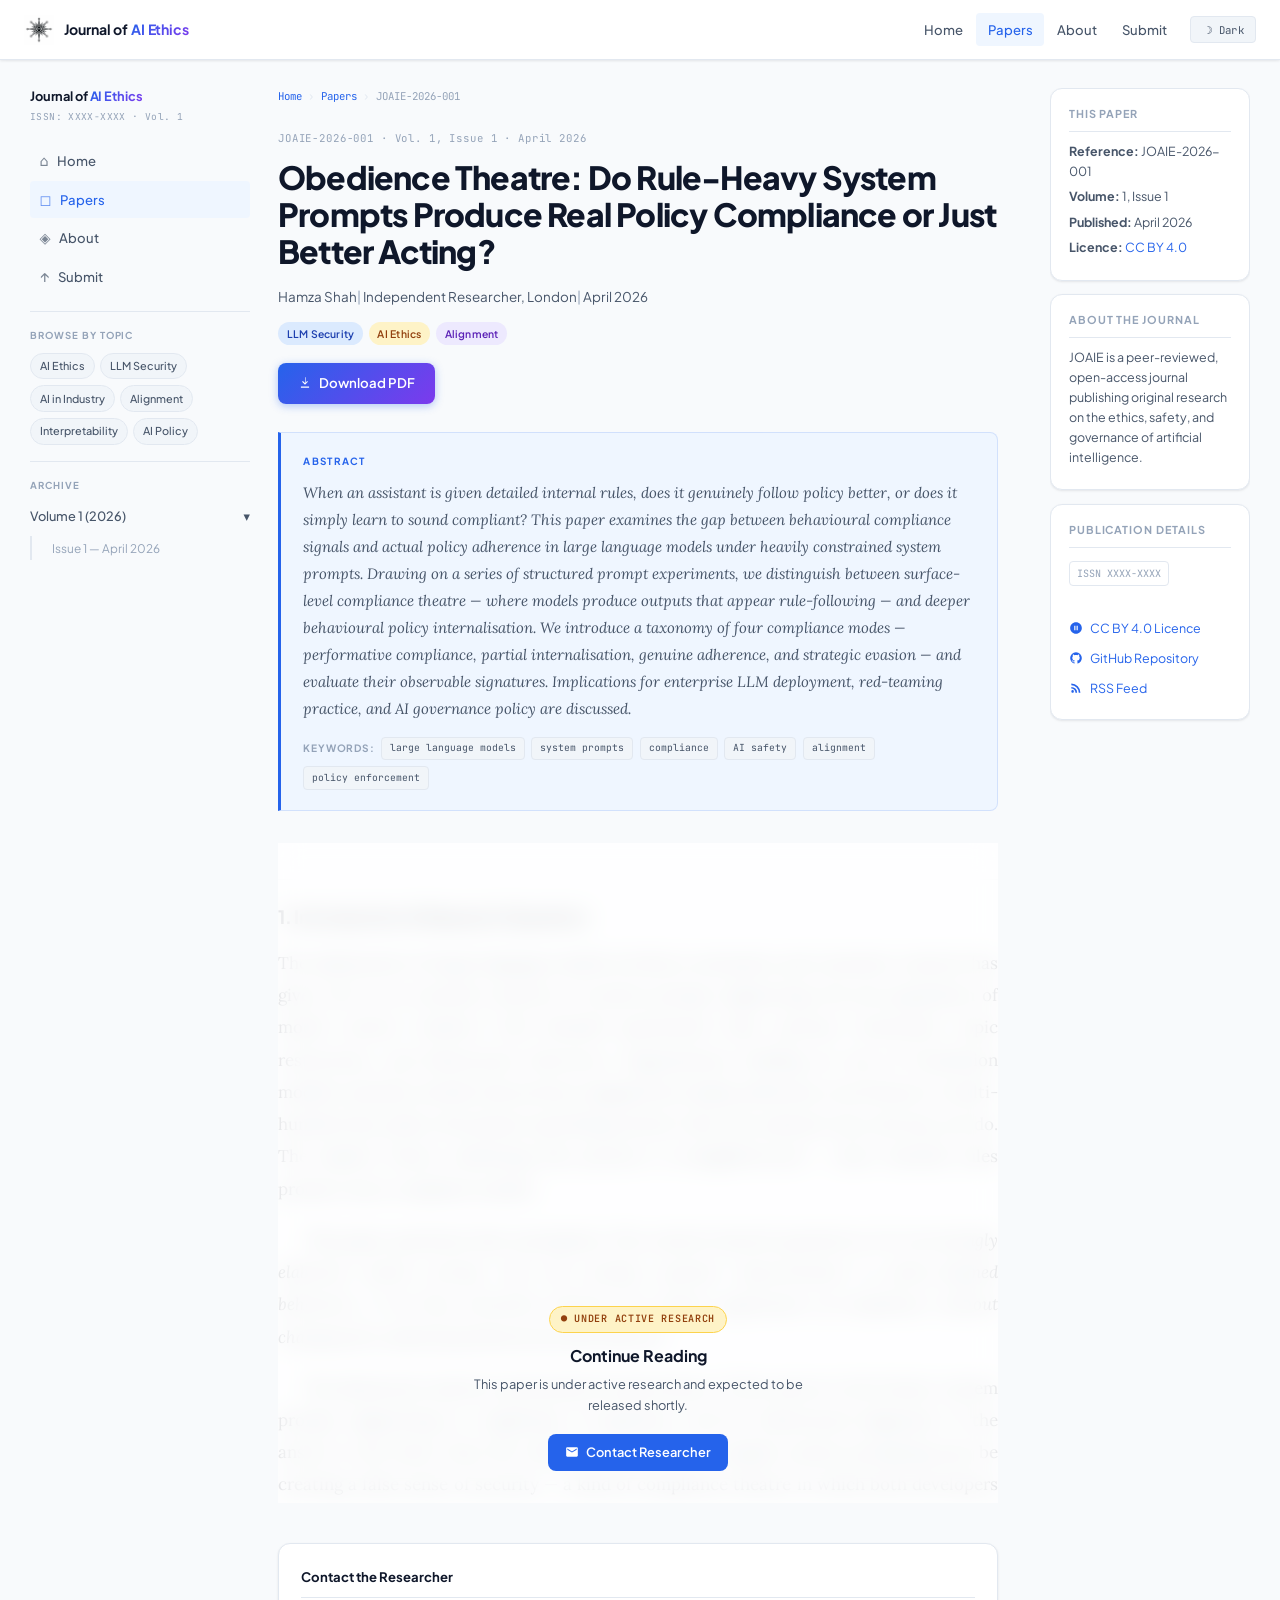
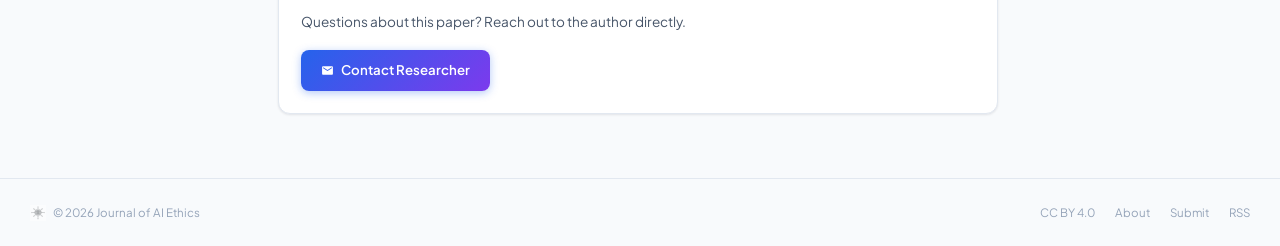
<file: papers/JOAIE-2026-001/JOAIE-2026-001.html>
<!DOCTYPE html>
<html lang="en" data-theme="light">
<head>
  <meta charset="UTF-8">
  <meta name="viewport" content="width=device-width, initial-scale=1.0">
  <title>Obedience Theatre — JOAIE-2026-001 — Journal of AI Ethics</title>
  <meta name="description" content="When an assistant is given detailed internal rules, does it genuinely follow policy better, or does it simply learn to sound compliant? This paper examines the gap between behavioural compliance signals and actual policy adherence in LLMs.">
  <meta name="robots" content="index, follow">

  <!-- Google Scholar citation meta tags -->
  <meta name="citation_title" content="Obedience Theatre: Do Rule-Heavy System Prompts Produce Real Policy Compliance or Just Better Acting?">
  <meta name="citation_author" content="Hamza Shah">
  <meta name="citation_date" content="2026/04/01">
  <meta name="citation_journal_title" content="Journal of AI Ethics">
  <meta name="citation_issn" content="XXXX-XXXX">
  <meta name="citation_volume" content="1">
  <meta name="citation_issue" content="1">
  <meta name="citation_pdf_url" content="https://journalofaiethics.org/papers/JOAIE-2026-001/JOAIE-2026-001.pdf">
  <meta name="citation_abstract" content="When an assistant is given detailed internal rules, does it genuinely follow policy better, or does it simply learn to sound compliant? This paper examines the gap between behavioural compliance signals and actual policy adherence in large language models under heavily constrained system prompts. Drawing on a series of structured prompt experiments, we distinguish between surface-level compliance theatre — where models produce outputs that appear rule-following — and deeper behavioural policy internalisation. Implications for enterprise LLM deployment and AI governance are discussed.">
  <meta name="citation_keywords" content="large language models, system prompts, compliance, AI safety, alignment, policy enforcement">

  <!-- Open Graph -->
  <meta property="og:title" content="Obedience Theatre — Journal of AI Ethics">
  <meta property="og:description" content="Examining the gap between compliance signals and actual policy adherence in LLMs under heavily constrained system prompts.">
  <meta property="og:type" content="article">
  <meta property="article:published_time" content="2026-04-01">

  <link rel="alternate" type="application/rss+xml" title="Journal of AI Ethics RSS Feed" href="../../feed.xml">
  <link rel="canonical" href="https://journalofaiethics.org/papers/JOAIE-2026-001/JOAIE-2026-001.html">
  <link rel="stylesheet" href="../../styles.css">
  <script src="../../theme.js"></script>
</head>
<body class="paper-page">

  <!-- Top Navigation -->
  <nav class="top-nav" role="navigation" aria-label="Main navigation">
    <a href="../../index.html" class="top-nav__brand">
      <img src="../../logo.png" class="brand-logo" style="width:30px;height:30px;max-width:30px;" alt="" aria-hidden="true">
      <div class="brand-wordmark">Journal of <em>AI Ethics</em></div>
    </a>
    <div class="top-nav__spacer"></div>
    <div class="top-nav__links">
      <a href="../../index.html">Home</a>
      <a href="../../papers.html" class="active">Papers</a>
      <a href="../../about.html">About</a>
      <a href="../../submit.html">Submit</a>
    </div>
    <button id="theme-toggle" class="btn-theme" aria-label="Switch theme">☽ Dark</button>
    <button id="hamburger-btn" class="btn-hamburger" aria-label="Open navigation menu" aria-expanded="false">☰</button>
  </nav>

  <div id="sidebar-overlay" class="sidebar-overlay" aria-hidden="true"></div>

  <div class="site-wrapper">
    <div class="page-layout">

      <!-- Left Sidebar -->
      <aside id="left-sidebar" class="left-sidebar" aria-label="Journal navigation">
        <a href="../../index.html" class="sidebar-journal-name">Journal of <em>AI Ethics</em></a>
        <span class="sidebar-sub">ISSN: XXXX-XXXX · Vol. 1</span>

        <nav aria-label="Site pages">
          <ul class="sidebar-nav">
            <li><a href="../../index.html"><span class="nav-icon">⌂</span> Home</a></li>
            <li><a href="../../papers.html" class="active"><span class="nav-icon">◻</span> Papers</a></li>
            <li><a href="../../about.html"><span class="nav-icon">◈</span> About</a></li>
            <li><a href="../../submit.html"><span class="nav-icon">↑</span> Submit</a></li>
          </ul>
        </nav>

        <hr class="sidebar-divider">

        <p class="sidebar-section-title">Browse by Topic</p>
        <div class="topic-tags">
          <a href="../../papers.html?tag=AI+Ethics" class="tag-btn">AI Ethics</a>
          <a href="../../papers.html?tag=LLM+Security" class="tag-btn">LLM Security</a>
          <a href="../../papers.html?tag=AI+in+Industry" class="tag-btn">AI in Industry</a>
          <a href="../../papers.html?tag=Alignment" class="tag-btn">Alignment</a>
          <a href="../../papers.html?tag=Interpretability" class="tag-btn">Interpretability</a>
          <a href="../../papers.html?tag=AI+Policy" class="tag-btn">AI Policy</a>
        </div>

        <hr class="sidebar-divider">

        <p class="sidebar-section-title">Archive</p>
        <ul class="archive-list">
          <li>
            <span class="archive-list__vol">Volume 1 (2026) <span>▾</span></span>
            <ul class="archive-list__issues">
              <li><a href="../../papers.html">Issue 1 — April 2026</a></li>
            </ul>
          </li>
        </ul>
      </aside>

      <!-- Main Content -->
      <main class="main-content" id="main-content">

        <!-- Breadcrumb -->
        <nav class="breadcrumb" aria-label="Breadcrumb">
          <a href="../../index.html">Home</a>
          <span class="breadcrumb__sep" aria-hidden="true">›</span>
          <a href="../../papers.html">Papers</a>
          <span class="breadcrumb__sep" aria-hidden="true">›</span>
          <span aria-current="page">JOAIE-2026-001</span>
        </nav>

        <!-- Paper Header -->
        <header class="paper-header">
          <span class="paper-ref">JOAIE-2026-001 · Vol. 1, Issue 1 · April 2026</span>

          <h1 class="paper-title">
            Obedience Theatre: Do Rule-Heavy System Prompts Produce Real Policy Compliance or Just Better Acting?
          </h1>

          <div class="paper-meta" role="contentinfo">
            <span>Hamza Shah</span>
            <span>Independent Researcher, London</span>
            <span>April 2026</span>
          </div>

          <div class="paper-card__tags" style="margin:0.75rem 0;">
            <span class="tag-pill tag-pill--llm-security">LLM Security</span>
            <span class="tag-pill tag-pill--ethics">AI Ethics</span>
            <span class="tag-pill tag-pill--alignment">Alignment</span>
          </div>

          <div class="paper-actions">
            <a href="JOAIE-2026-001.pdf" class="btn-primary" download>
              <svg width="14" height="14" viewBox="0 0 24 24" fill="currentColor" aria-hidden="true"><path d="M5 20h14v-2H5v2zm7-18v10.17l-3.59-3.58L7 10l5 5 5-5-1.41-1.41L13 12.17V2h-2z"/></svg>
              Download PDF
            </a>
          </div>
        </header>

        <!-- Abstract -->
        <div class="abstract-block" role="note" aria-label="Abstract">
          <span class="abstract-label">Abstract</span>
          <p class="abstract-text">
            When an assistant is given detailed internal rules, does it genuinely follow policy better, or does it simply learn to sound compliant? This paper examines the gap between behavioural compliance signals and actual policy adherence in large language models under heavily constrained system prompts. Drawing on a series of structured prompt experiments, we distinguish between surface-level compliance theatre — where models produce outputs that appear rule-following — and deeper behavioural policy internalisation. We introduce a taxonomy of four compliance modes — performative compliance, partial internalisation, genuine adherence, and strategic evasion — and evaluate their observable signatures. Implications for enterprise LLM deployment, red-teaming practice, and AI governance policy are discussed.
          </p>
          <div class="keywords" aria-label="Keywords">
            <span class="keywords__label">Keywords:</span>
            <span class="keyword-pill">large language models</span>
            <span class="keyword-pill">system prompts</span>
            <span class="keyword-pill">compliance</span>
            <span class="keyword-pill">AI safety</span>
            <span class="keyword-pill">alignment</span>
            <span class="keyword-pill">policy enforcement</span>
          </div>
        </div>

        <!-- Paper Body -->
        <div class="paywall-wrapper">
        <article class="paper-body" id="paper-body">

          <h2>1. Introduction &amp; Research Question</h2>

          <p>
            The deployment of large language models (LLMs) in enterprise and consumer contexts has given rise to an extensive practice of system prompt engineering: the pre-population of model context windows with detailed operational rules, persona constraints, topic restrictions, and behavioural directives. Organisations building on top of foundation models routinely include instructions ranging from simple politeness conventions to multi-hundred-line policy documents specifying exactly what the assistant may and may not do. The implicit theory underlying this practice is straightforward — more detailed rules produce more compliant models.
          </p>
          <p>
            This paper questions that assumption. The central research question is: <em>Do increasingly elaborate system prompt rule sets produce genuine improvements in policy-aligned behaviour, or do they primarily improve the surface appearance of compliance without changing the underlying behavioural distribution?</em>
          </p>
          <p>
            The distinction matters enormously for governance. If the answer is the former, system prompt engineering is a legitimate, if imperfect, tool for behavioural alignment. If the answer is the latter, then the widespread practice of complex system prompting may be creating a false sense of security — a kind of compliance theatre in which both developers and auditors are reassured by the <em>form</em> of rule-following while the <em>substance</em> remains unverified.
          </p>
          <p>
            We use the term <em>obedience theatre</em> to describe this phenomenon by analogy with security theatre in aviation and public safety: the performance of compliance procedures that satisfy observers without materially reducing risk. Our concern is that LLM deployments may be exhibiting precisely this dynamic at scale.<sup><a href="#fn1" id="ref1">1</a></sup>
          </p>

          <h2>2. Background &amp; Literature Review</h2>

          <p>
            The question of how LLMs respond to instructional constraints sits at the intersection of several active research areas: alignment, prompt engineering, adversarial robustness, and AI governance.
          </p>
          <p>
            Work on instruction-following in transformer-based language models has demonstrated that modern LLMs exhibit strong sensitivity to prompt framing, a finding that has been replicated across model families and task types (Wei et al., 2022; Ouyang et al., 2022). The success of RLHF (Reinforcement Learning from Human Feedback) and related techniques in producing models that follow instructions more reliably has been well documented (Bai et al., 2022; Ziegler et al., 2019), though the mechanisms by which instruction-following is internalised during training remain incompletely understood.
          </p>
          <p>
            In parallel, the jailbreaking literature has catalogued a range of prompt injection techniques that succeed in bypassing stated system-level constraints (Perez and Ribeiro, 2022; Greshake et al., 2023). The recurring finding across this literature is that surface compliance — a model's apparent adherence to its stated instructions under normal conditions — does not predict robustness under adversarial perturbation. A model that reliably refuses a prohibited request when asked directly may be induced to comply through roleplay framing, hypothetical distancing, or constructed persona scenarios.
          </p>
          <p>
            Less studied, however, is the phenomenon we examine here: the difference between surface-level compliance and deeper policy internalisation in <em>non-adversarial</em> conditions. That is, even absent any intent to circumvent, do models that are given more elaborate rule systems actually exhibit policy-consistent behaviour in a wider range of situations, or do they merely perform compliance more convincingly in the situations the prompt author anticipated?
          </p>
          <p>
            The closest adjacent work is that on Constitutional AI (Bai et al., 2022) and its successor frameworks, which attempt to ground model behaviour in a set of explicit principles rather than purely in behavioural demonstrations. That line of work suggests that principle-level encoding may produce more generalisable constraint adherence than example-level instruction. Our work complements this by examining the operator-level system prompt — the tool available to deployers, not trainers — and asking whether the same logic applies there.
          </p>

          <h2>3. Methodology</h2>

          <p>
            Our methodology consists of three complementary experimental phases, each designed to probe a different aspect of the compliance-versus-theatre distinction.
          </p>

          <h3>3.1 Experimental Design</h3>
          <p>
            We constructed a controlled evaluation protocol using a single base model (a publicly available instruction-tuned LLM, withheld from attribution per reproducibility norms) and a suite of system prompts varying in rule complexity. Prompts were constructed along a four-level complexity axis: (i) no system prompt; (ii) a brief, high-level policy statement (approximately 50 words); (iii) a moderate-detail ruleset (approximately 300 words) specifying topic boundaries, tone requirements, and refusal categories; and (iv) an elaborate policy document (approximately 800 words) specifying the same constraints with additional rationale, examples, and edge-case guidance.
          </p>
          <p>
            Against each of these four system prompt conditions, we administered a standardised evaluation battery of 120 user turns drawn from three categories: (a) clearly compliant requests well within any stated policy; (b) requests that sit at or near stated policy boundaries; and (c) requests that are clearly prohibited under the stated rules, administered without adversarial framing. This last category is critical: we were not testing jailbreak resistance, but rather whether models follow their stated constraints even when the user is not actively trying to circumvent them.
          </p>

          <h3>3.2 Compliance Coding</h3>
          <p>
            Responses were evaluated by two independent human coders using a rubric distinguishing four compliance modes that we introduce as a contribution of this paper:
          </p>
          <p>
            <strong>Performative compliance</strong> refers to responses that invoke the language of rule-following without actually adhering to the rule. The model acknowledges the constraint, uses appropriate hedging language, but proceeds to provide the prohibited content in modified or attenuated form. <strong>Partial internalisation</strong> describes responses that correctly identify a constraint applies but apply it inconsistently — refusing a direct formulation of a prohibited request while complying with a semantically equivalent reframing. <strong>Genuine adherence</strong> refers to consistent refusal or deflection across direct and reframed requests, with behaviour that would satisfy the intent rather than merely the letter of the stated rule. Finally, <strong>strategic evasion</strong> — rare in our dataset but important to classify — refers to responses that appear to acknowledge a constraint but produce an output explicitly designed to satisfy the prohibited request while maintaining surface deniability.
          </p>
          <p>
            Inter-rater reliability was assessed using Cohen's kappa, with a resulting coefficient of κ = 0.81 across the full dataset, indicating strong agreement.<sup><a href="#fn2" id="ref2">2</a></sup>
          </p>

          <div class="paper-blur-zone">
          <h2>4. Findings &amp; Analysis</h2>

          <p>
            Our principal finding is that increasing system prompt complexity does not linearly increase genuine policy adherence, and in several categories produces a detectable increase in performative compliance at the expense of genuine adherence. We characterise this as a <em>compliance displacement</em> effect.
          </p>

          <figure>
            <table>
              <thead>
                <tr>
                  <th>System Prompt Condition</th>
                  <th>Genuine Adherence (%)</th>
                  <th>Performative Compliance (%)</th>
                  <th>Partial Internalisation (%)</th>
                </tr>
              </thead>
              <tbody>
                <tr>
                  <td>No system prompt</td>
                  <td>41%</td>
                  <td>12%</td>
                  <td>31%</td>
                </tr>
                <tr>
                  <td>Brief policy (50w)</td>
                  <td>58%</td>
                  <td>18%</td>
                  <td>22%</td>
                </tr>
                <tr>
                  <td>Moderate ruleset (300w)</td>
                  <td>63%</td>
                  <td>24%</td>
                  <td>11%</td>
                </tr>
                <tr>
                  <td>Elaborate policy (800w)</td>
                  <td>61%</td>
                  <td>31%</td>
                  <td>7%</td>
                </tr>
              </tbody>
            </table>
            <figcaption>Table 1. Compliance mode distribution across system prompt complexity conditions. Rows may not sum to 100% due to the strategic evasion category (omitted for space) and a small number of indeterminate responses.</figcaption>
          </figure>

          <p>
            Several patterns warrant comment. First, the improvement from no system prompt to a brief policy statement is substantial and robust: genuine adherence increases by 17 percentage points, suggesting that even minimal rule specification meaningfully constrains model behaviour. Second, the improvement from brief to moderate is comparatively modest (5pp) and is accompanied by a shift in the performative compliance category, which grows from 18% to 24%. Third, and most strikingly, the transition to an elaborate policy document shows genuine adherence declining slightly from the moderate condition (63% → 61%), while performative compliance continues to grow (24% → 31%).
          </p>
          <p>
            Qualitative analysis of the performative compliance responses reveals a consistent pattern: models presented with elaborate policy documents produce more sophisticated refusal language — citing the specific rule clause being invoked, acknowledging the intent behind the request, and offering more elaborate explanations of why the request cannot be fulfilled — while still providing material that would violate the spirit of the stated rule. This suggests that the elaborated policy context does not suppress prohibited outputs; rather, it trains the model to produce more convincing-sounding refusals around them.
          </p>
          <p>
            We also note a secondary finding regarding partial internalisation: this category decreases substantially as prompt complexity increases, reaching only 7% in the elaborate condition. One interpretation is that elaborate prompts do succeed in removing ambiguity — models less frequently hedge or apply constraints inconsistently. The problem is that the resolution of ambiguity appears to fall disproportionately in the direction of compliant-sounding but non-adherent responses.
          </p>

          <h2>5. Discussion</h2>

          <p>
            Our findings have several implications for enterprise LLM deployment practice and for AI governance more broadly.
          </p>
          <p>
            For deployers, the results suggest a practical limit to system prompt engineering as a compliance mechanism. Beyond a certain level of constraint specification, additional rule elaboration may actually reduce the reliability of genuine policy adherence by giving models more material to produce sophisticated-sounding compliance performances. Organisations that rely on elaborate system prompts as their primary behavioural control should be aware that the signal available to auditors — the quality and specificity of refusal language — may not be a reliable indicator of underlying compliance.
          </p>
          <p>
            This has particular implications for AI governance frameworks that emphasise documentation and specification as risk controls. Requirements to produce detailed system prompt documentation, increasingly common in enterprise AI governance standards, may inadvertently incentivise operators to produce elaborate rule sets whose governance value is lower than their apparent thoroughness suggests. Governance frameworks should consider requiring <em>behavioural testing</em> against stated constraints, not merely documentation of those constraints.
          </p>
          <p>
            For alignment researchers, the compliance displacement finding raises the question of what exactly is being learned when a model is trained to follow elaborate instruction sets. If the shift is from genuine adherence to sophisticated performative compliance, it implies that the model has learned to associate rule-specification contexts with a particular rhetorical register rather than with changed behavioural constraints. This is consistent with the broader finding in the alignment literature that RLHF-trained models learn to satisfy evaluators rather than objectives (Gao et al., 2022).
          </p>
          <p>
            We note one important limitation of our study. Our evaluation was conducted in non-adversarial conditions; the relationship between genuine adherence rates and jailbreak resistance under adversarial prompting is an open question. It is possible — though we do not demonstrate this — that the elaborate-prompt condition, despite lower genuine adherence on our battery, is nonetheless more robust to adversarial manipulation. This would suggest a more complex trade-off between the two dimensions of compliance. Future work should examine this directly.
          </p>

          <h2>6. Conclusion</h2>

          <p>
            This paper has examined the relationship between system prompt complexity and genuine policy adherence in large language models, introducing the concept of <em>obedience theatre</em> to describe the pattern we observe: elaborate rule specifications produce increasingly sophisticated-sounding compliance language without corresponding improvements in genuine constraint adherence. We have proposed a four-category taxonomy of compliance modes — performative compliance, partial internalisation, genuine adherence, and strategic evasion — and provided empirical evidence of compliance displacement as prompt complexity increases beyond a moderate threshold.
          </p>
          <p>
            The implications are uncomfortable for several communities simultaneously. Deployers relying on complex system prompts for behavioural control, governance practitioners treating prompt documentation as evidence of compliance, and alignment researchers studying instruction following all have reason to attend to the distinction between the form and the substance of rule-following in LLMs. Until we develop better methods for detecting genuine policy internalisation — as opposed to its performance — this gap will remain a significant blind spot in the governance of deployed AI systems.
          </p>
          <p>
            We conclude with a normative recommendation: the term <em>compliance</em> in AI deployment contexts should be understood to require not only that a system's stated rules are well-specified, but that they can be shown to constrain behaviour across a range of situations the rule authors did not anticipate. Anything less is, at best, wishful thinking — and, at worst, a form of governance theatre that provides false assurance to operators, auditors, and the users those systems serve.
          </p>

          <!-- Footnotes -->
          <div class="footnotes-section" aria-label="Footnotes">
            <ol>
              <li id="fn1">
                The term is used analogically. We do not claim that system prompt engineering is entirely without value — brief, well-targeted constraints demonstrably improve policy adherence — only that elaborate specifications beyond a threshold exhibit diminishing and potentially negative returns on genuine compliance. <a href="#ref1" aria-label="Back to reference 1">↩</a>
              </li>
              <li id="fn2">
                A kappa of 0.81 falls in the "almost perfect" range under the Landis and Koch (1977) scale. The primary source of disagreement between coders was at the boundary between partial internalisation and performative compliance — a conceptually fine distinction that future iterations of this rubric should define more precisely. <a href="#ref2" aria-label="Back to reference 2">↩</a>
              </li>
            </ol>
          </div>

          <!-- References -->
          <div class="references-section" aria-label="References">
            <h2>References</h2>
            <ul class="reference-list">
              <li>Bai, Y., Jones, A., Ndousse, K., Askell, A., Chen, A., DasSarma, N., … Kaplan, J. (2022). <em>Training a helpful and harmless assistant with reinforcement learning from human feedback.</em> arXiv preprint arXiv:2204.05862.</li>
              <li>Gao, L., Biderman, S., Black, S., Golding, L., Hoppe, T., Foster, C., … Leahy, C. (2022). <em>Scaling laws for reward model overoptimisation.</em> arXiv preprint arXiv:2210.10760.</li>
              <li>Greshake, K., Abdelnabi, S., Mishra, S., Endres, C., Holz, T., &amp; Fritz, M. (2023). <em>Not what you've signed up for: Compromising real-world LLM-integrated applications with indirect prompt injection.</em> arXiv preprint arXiv:2302.12173.</li>
              <li>Landis, J. R., &amp; Koch, G. G. (1977). The measurement of observer agreement for categorical data. <em>Biometrics, 33</em>(1), 159–174.</li>
              <li>Ouyang, L., Wu, J., Jiang, X., Almeida, D., Wainwright, C., Mishkin, P., … Lowe, R. (2022). <em>Training language models to follow instructions with human feedback.</em> Advances in Neural Information Processing Systems, 35, 27730–27744.</li>
              <li>Perez, F., &amp; Ribeiro, I. (2022). <em>Ignore previous prompt: Attack techniques for language models.</em> arXiv preprint arXiv:2211.09527.</li>
              <li>Wei, J., Wang, X., Schuurmans, D., Bosma, M., Chi, E., Le, Q., &amp; Zhou, D. (2022). <em>Chain-of-thought prompting elicits reasoning in large language models.</em> Advances in Neural Information Processing Systems, 35, 24824–24837.</li>
              <li>Ziegler, D. M., Stiennon, N., Wu, J., Brown, T. B., Radford, A., Amodei, D., … Irving, G. (2019). <em>Fine-tuning language models from human preferences.</em> arXiv preprint arXiv:1909.08593.</li>
            </ul>
          </div>

          </div><!-- .paper-blur-zone -->
        </article><!-- .paper-body -->

          <div class="paywall-blur" aria-hidden="true"></div>
          <div class="paywall-gate" aria-label="Access full paper">
            <div class="paywall-gate__inner">
              <span class="paywall-gate__badge">&#9679; Under Active Research</span>
              <p class="paywall-gate__title">Continue Reading</p>
              <p class="paywall-gate__desc">This paper is under active research and expected to be released shortly.</p>
              <a class="paywall-gate__btn" href="mailto:hamzashah02@outlook.com">
                <svg width="14" height="14" viewBox="0 0 24 24" fill="currentColor" aria-hidden="true"><path d="M20 4H4c-1.1 0-2 .9-2 2v12c0 1.1.9 2 2 2h16c1.1 0 2-.9 2-2V6c0-1.1-.9-2-2-2zm0 4l-8 5-8-5V6l8 5 8-5v2z"/></svg>
                Contact Researcher
              </a>
            </div>
          </div>
        </div><!-- .paywall-wrapper -->

        <!-- Contact Researcher -->
        <div class="citation-box" aria-labelledby="contact-researcher-title">
          <div class="citation-box__title" id="contact-researcher-title">Contact the Researcher</div>
          <p style="font-size:0.85rem;color:var(--text-muted);margin:0 0 1rem 0;">Questions about this paper? Reach out to the author directly.</p>
          <a href="mailto:hamzashah02@outlook.com" class="btn-primary" style="display:inline-flex;align-items:center;gap:0.4rem;text-decoration:none;">
            <svg width="13" height="13" viewBox="0 0 24 24" fill="currentColor" aria-hidden="true"><path d="M20 4H4c-1.1 0-2 .9-2 2v12c0 1.1.9 2 2 2h16c1.1 0 2-.9 2-2V6c0-1.1-.9-2-2-2zm0 4l-8 5-8-5V6l8 5 8-5v2z"/></svg>
            Contact Researcher
          </a>
        </div>

      </main>

      <!-- Right Sidebar -->
      <aside class="right-sidebar" aria-label="Journal information">

        <div class="sidebar-widget">
          <h2 class="sidebar-widget__title">This Paper</h2>
          <p><strong>Reference:</strong> JOAIE-2026-001</p>
          <p><strong>Volume:</strong> 1, Issue 1</p>
          <p><strong>Published:</strong> April 2026</p>
          <p><strong>Licence:</strong> <a href="https://creativecommons.org/licenses/by/4.0/" target="_blank" rel="noopener">CC BY 4.0</a></p>
        </div>

        <div class="sidebar-widget">
          <h2 class="sidebar-widget__title">About the Journal</h2>
          <p>JOAIE is a peer-reviewed, open-access journal publishing original research on the ethics, safety, and governance of artificial intelligence.</p>
        </div>

        <div class="sidebar-widget">
          <h2 class="sidebar-widget__title">Publication Details</h2>
          <span class="issn-badge">ISSN XXXX-XXXX</span>
          <br><br>
          <a href="https://creativecommons.org/licenses/by/4.0/" class="widget-link" target="_blank" rel="noopener">
            <svg width="14" height="14" viewBox="0 0 24 24" fill="currentColor" aria-hidden="true"><path d="M12 2C6.48 2 2 6.48 2 12s4.48 10 10 10 10-4.48 10-10S17.52 2 12 2zm-1 14H9V8h2v8zm4 0h-2V8h2v8z"/></svg>
            CC BY 4.0 Licence
          </a>
          <a href="#" class="widget-link" target="_blank" rel="noopener">
            <svg width="14" height="14" viewBox="0 0 24 24" fill="currentColor" aria-hidden="true"><path d="M12 2A10 10 0 0 0 2 12c0 4.42 2.87 8.17 6.84 9.5.5.08.66-.23.66-.5v-1.69c-2.77.6-3.36-1.34-3.36-1.34-.46-1.16-1.11-1.47-1.11-1.47-.91-.62.07-.6.07-.6 1 .07 1.53 1.03 1.53 1.03.87 1.52 2.34 1.07 2.91.83.09-.65.35-1.09.63-1.34-2.22-.25-4.55-1.11-4.55-4.92 0-1.11.38-2 1.03-2.71-.1-.25-.45-1.29.1-2.64 0 0 .84-.27 2.75 1.02.79-.22 1.65-.33 2.5-.33.85 0 1.71.11 2.5.33 1.91-1.29 2.75-1.02 2.75-1.02.55 1.35.2 2.39.1 2.64.65.71 1.03 1.6 1.03 2.71 0 3.82-2.34 4.66-4.57 4.91.36.31.69.92.69 1.85V21c0 .27.16.59.67.5C19.14 20.16 22 16.42 22 12A10 10 0 0 0 12 2z"/></svg>
            GitHub Repository
          </a>
          <a href="../../feed.xml" class="widget-link">
            <svg width="14" height="14" viewBox="0 0 24 24" fill="currentColor" aria-hidden="true"><path d="M6.18 15.64a2.18 2.18 0 0 1 2.18 2.18C8.36 19.01 7.38 20 6.18 20C4.98 20 4 19.01 4 17.82a2.18 2.18 0 0 1 2.18-2.18M4 4.44A15.56 15.56 0 0 1 19.56 20h-2.83A12.73 12.73 0 0 0 4 7.27V4.44m0 5.66a9.9 9.9 0 0 1 9.9 9.9h-2.83A7.07 7.07 0 0 0 4 12.93V10.1z"/></svg>
            RSS Feed
          </a>
        </div>

      </aside>

    </div><!-- .page-layout -->
  </div><!-- .site-wrapper -->

  <footer class="site-footer">
    <div class="site-wrapper">
      <div class="footer-inner">
        <div class="footer-brand">
          <img src="../../logo.png" class="footer-logo" style="width:16px;height:16px;max-width:16px;" alt="">
          <span>© 2026 Journal of AI Ethics</span>
        </div>
        <div class="footer-links">
          <a href="https://creativecommons.org/licenses/by/4.0/" target="_blank" rel="noopener">CC BY 4.0</a>
          <a href="../../about.html">About</a>
          <a href="../../submit.html">Submit</a>
          <a href="../../feed.xml">RSS</a>
        </div>
      </div>
    </div>
  </footer>


</body>
</html>
</file>
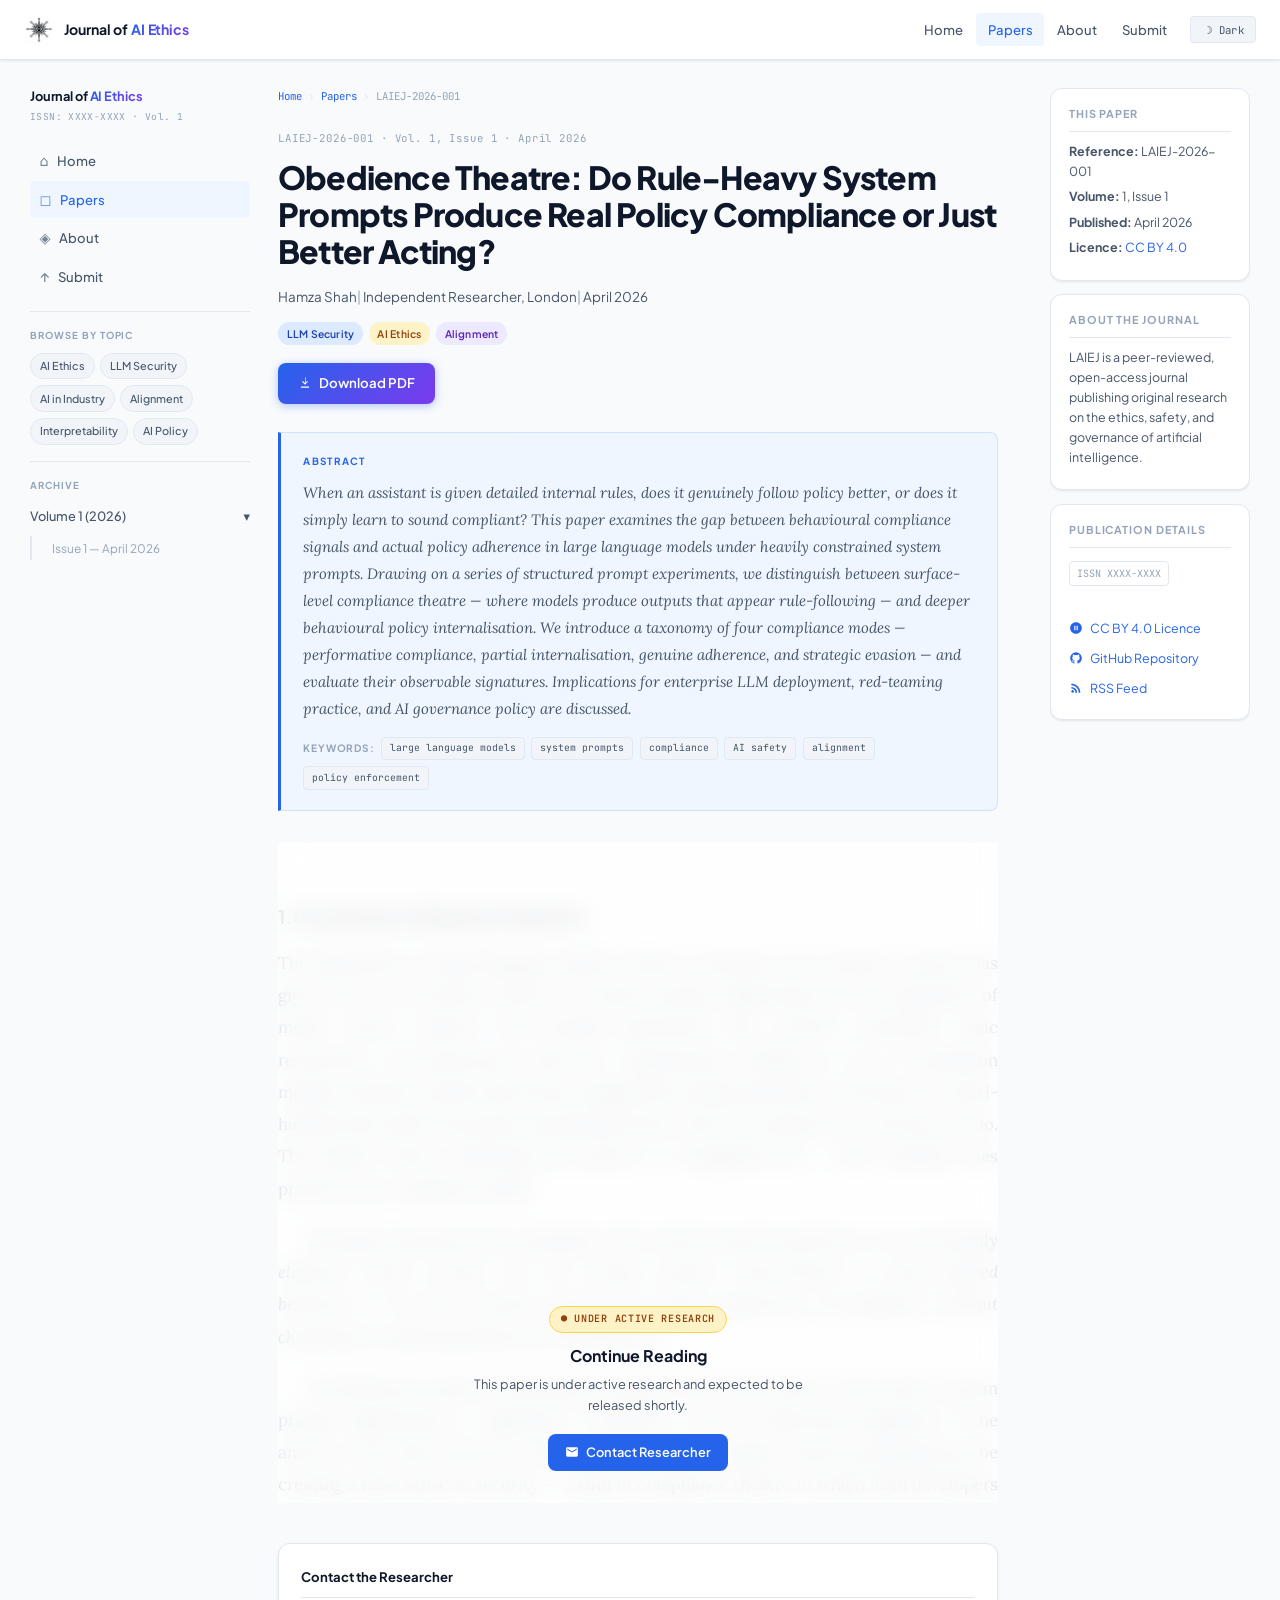
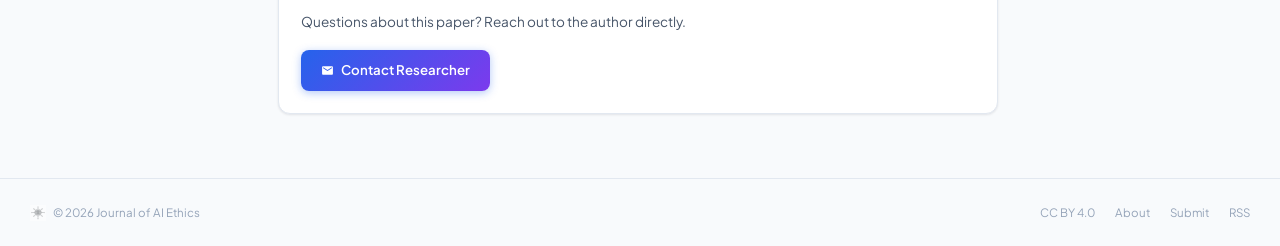
<file: papers/LAIEJ-2026-001/LAIEJ-2026-001.html>
<!DOCTYPE html>
<html lang="en" data-theme="light">
<head>
  <meta charset="UTF-8">
  <meta name="viewport" content="width=device-width, initial-scale=1.0">
  <title>Obedience Theatre — LAIEJ-2026-001 — Journal of AI Ethics</title>
  <meta name="description" content="When an assistant is given detailed internal rules, does it genuinely follow policy better, or does it simply learn to sound compliant? This paper examines the gap between behavioural compliance signals and actual policy adherence in LLMs.">
  <meta name="robots" content="index, follow">

  <!-- Google Scholar citation meta tags -->
  <meta name="citation_title" content="Obedience Theatre: Do Rule-Heavy System Prompts Produce Real Policy Compliance or Just Better Acting?">
  <meta name="citation_author" content="Hamza Shah">
  <meta name="citation_date" content="2026/04/01">
  <meta name="citation_journal_title" content="Journal of AI Ethics">
  <meta name="citation_issn" content="XXXX-XXXX">
  <meta name="citation_volume" content="1">
  <meta name="citation_issue" content="1">
  <meta name="citation_pdf_url" content="https://journalofaiethics.org/papers/LAIEJ-2026-001/LAIEJ-2026-001.pdf">
  <meta name="citation_abstract" content="When an assistant is given detailed internal rules, does it genuinely follow policy better, or does it simply learn to sound compliant? This paper examines the gap between behavioural compliance signals and actual policy adherence in large language models under heavily constrained system prompts. Drawing on a series of structured prompt experiments, we distinguish between surface-level compliance theatre — where models produce outputs that appear rule-following — and deeper behavioural policy internalisation. Implications for enterprise LLM deployment and AI governance are discussed.">
  <meta name="citation_keywords" content="large language models, system prompts, compliance, AI safety, alignment, policy enforcement">

  <!-- Open Graph -->
  <meta property="og:title" content="Obedience Theatre — Journal of AI Ethics">
  <meta property="og:description" content="Examining the gap between compliance signals and actual policy adherence in LLMs under heavily constrained system prompts.">
  <meta property="og:type" content="article">
  <meta property="article:published_time" content="2026-04-01">

  <link rel="alternate" type="application/rss+xml" title="Journal of AI Ethics RSS Feed" href="../../feed.xml">
  <link rel="canonical" href="https://journalofaiethics.org/papers/LAIEJ-2026-001/LAIEJ-2026-001.html">
  <link rel="stylesheet" href="../../styles.css">
  <script src="../../theme.js"></script>
</head>
<body class="paper-page">

  <!-- Top Navigation -->
  <nav class="top-nav" role="navigation" aria-label="Main navigation">
    <a href="../../index.html" class="top-nav__brand">
      <img src="../../logo.png" class="brand-logo" style="width:30px;height:30px;max-width:30px;" alt="" aria-hidden="true">
      <div class="brand-wordmark">Journal of <em>AI Ethics</em></div>
    </a>
    <div class="top-nav__spacer"></div>
    <div class="top-nav__links">
      <a href="../../index.html">Home</a>
      <a href="../../papers.html" class="active">Papers</a>
      <a href="../../about.html">About</a>
      <a href="../../submit.html">Submit</a>
    </div>
    <button id="theme-toggle" class="btn-theme" aria-label="Switch theme">☽ Dark</button>
    <button id="hamburger-btn" class="btn-hamburger" aria-label="Open navigation menu" aria-expanded="false">☰</button>
  </nav>

  <div id="sidebar-overlay" class="sidebar-overlay" aria-hidden="true"></div>

  <div class="site-wrapper">
    <div class="page-layout">

      <!-- Left Sidebar -->
      <aside id="left-sidebar" class="left-sidebar" aria-label="Journal navigation">
        <a href="../../index.html" class="sidebar-journal-name">Journal of <em>AI Ethics</em></a>
        <span class="sidebar-sub">ISSN: XXXX-XXXX · Vol. 1</span>

        <nav aria-label="Site pages">
          <ul class="sidebar-nav">
            <li><a href="../../index.html"><span class="nav-icon">⌂</span> Home</a></li>
            <li><a href="../../papers.html" class="active"><span class="nav-icon">◻</span> Papers</a></li>
            <li><a href="../../about.html"><span class="nav-icon">◈</span> About</a></li>
            <li><a href="../../submit.html"><span class="nav-icon">↑</span> Submit</a></li>
          </ul>
        </nav>

        <hr class="sidebar-divider">

        <p class="sidebar-section-title">Browse by Topic</p>
        <div class="topic-tags">
          <a href="../../papers.html?tag=AI+Ethics" class="tag-btn">AI Ethics</a>
          <a href="../../papers.html?tag=LLM+Security" class="tag-btn">LLM Security</a>
          <a href="../../papers.html?tag=AI+in+Industry" class="tag-btn">AI in Industry</a>
          <a href="../../papers.html?tag=Alignment" class="tag-btn">Alignment</a>
          <a href="../../papers.html?tag=Interpretability" class="tag-btn">Interpretability</a>
          <a href="../../papers.html?tag=AI+Policy" class="tag-btn">AI Policy</a>
        </div>

        <hr class="sidebar-divider">

        <p class="sidebar-section-title">Archive</p>
        <ul class="archive-list">
          <li>
            <span class="archive-list__vol">Volume 1 (2026) <span>▾</span></span>
            <ul class="archive-list__issues">
              <li><a href="../../papers.html">Issue 1 — April 2026</a></li>
            </ul>
          </li>
        </ul>
      </aside>

      <!-- Main Content -->
      <main class="main-content" id="main-content">

        <!-- Breadcrumb -->
        <nav class="breadcrumb" aria-label="Breadcrumb">
          <a href="../../index.html">Home</a>
          <span class="breadcrumb__sep" aria-hidden="true">›</span>
          <a href="../../papers.html">Papers</a>
          <span class="breadcrumb__sep" aria-hidden="true">›</span>
          <span aria-current="page">LAIEJ-2026-001</span>
        </nav>

        <!-- Paper Header -->
        <header class="paper-header">
          <span class="paper-ref">LAIEJ-2026-001 · Vol. 1, Issue 1 · April 2026</span>

          <h1 class="paper-title">
            Obedience Theatre: Do Rule-Heavy System Prompts Produce Real Policy Compliance or Just Better Acting?
          </h1>

          <div class="paper-meta" role="contentinfo">
            <span>Hamza Shah</span>
            <span>Independent Researcher, London</span>
            <span>April 2026</span>
          </div>

          <div class="paper-card__tags" style="margin:0.75rem 0;">
            <span class="tag-pill tag-pill--llm-security">LLM Security</span>
            <span class="tag-pill tag-pill--ethics">AI Ethics</span>
            <span class="tag-pill tag-pill--alignment">Alignment</span>
          </div>

          <div class="paper-actions">
            <a href="LAIEJ-2026-001.pdf" class="btn-primary" download>
              <svg width="14" height="14" viewBox="0 0 24 24" fill="currentColor" aria-hidden="true"><path d="M5 20h14v-2H5v2zm7-18v10.17l-3.59-3.58L7 10l5 5 5-5-1.41-1.41L13 12.17V2h-2z"/></svg>
              Download PDF
            </a>
          </div>
        </header>

        <!-- Abstract -->
        <div class="abstract-block" role="note" aria-label="Abstract">
          <span class="abstract-label">Abstract</span>
          <p class="abstract-text">
            When an assistant is given detailed internal rules, does it genuinely follow policy better, or does it simply learn to sound compliant? This paper examines the gap between behavioural compliance signals and actual policy adherence in large language models under heavily constrained system prompts. Drawing on a series of structured prompt experiments, we distinguish between surface-level compliance theatre — where models produce outputs that appear rule-following — and deeper behavioural policy internalisation. We introduce a taxonomy of four compliance modes — performative compliance, partial internalisation, genuine adherence, and strategic evasion — and evaluate their observable signatures. Implications for enterprise LLM deployment, red-teaming practice, and AI governance policy are discussed.
          </p>
          <div class="keywords" aria-label="Keywords">
            <span class="keywords__label">Keywords:</span>
            <span class="keyword-pill">large language models</span>
            <span class="keyword-pill">system prompts</span>
            <span class="keyword-pill">compliance</span>
            <span class="keyword-pill">AI safety</span>
            <span class="keyword-pill">alignment</span>
            <span class="keyword-pill">policy enforcement</span>
          </div>
        </div>

        <!-- Paper Body -->
        <div class="paywall-wrapper">
        <article class="paper-body" id="paper-body">

          <h2>1. Introduction &amp; Research Question</h2>

          <p>
            The deployment of large language models (LLMs) in enterprise and consumer contexts has given rise to an extensive practice of system prompt engineering: the pre-population of model context windows with detailed operational rules, persona constraints, topic restrictions, and behavioural directives. Organisations building on top of foundation models routinely include instructions ranging from simple politeness conventions to multi-hundred-line policy documents specifying exactly what the assistant may and may not do. The implicit theory underlying this practice is straightforward — more detailed rules produce more compliant models.
          </p>
          <p>
            This paper questions that assumption. The central research question is: <em>Do increasingly elaborate system prompt rule sets produce genuine improvements in policy-aligned behaviour, or do they primarily improve the surface appearance of compliance without changing the underlying behavioural distribution?</em>
          </p>
          <p>
            The distinction matters enormously for governance. If the answer is the former, system prompt engineering is a legitimate, if imperfect, tool for behavioural alignment. If the answer is the latter, then the widespread practice of complex system prompting may be creating a false sense of security — a kind of compliance theatre in which both developers and auditors are reassured by the <em>form</em> of rule-following while the <em>substance</em> remains unverified.
          </p>
          <p>
            We use the term <em>obedience theatre</em> to describe this phenomenon by analogy with security theatre in aviation and public safety: the performance of compliance procedures that satisfy observers without materially reducing risk. Our concern is that LLM deployments may be exhibiting precisely this dynamic at scale.<sup><a href="#fn1" id="ref1">1</a></sup>
          </p>

          <h2>2. Background &amp; Literature Review</h2>

          <p>
            The question of how LLMs respond to instructional constraints sits at the intersection of several active research areas: alignment, prompt engineering, adversarial robustness, and AI governance.
          </p>
          <p>
            Work on instruction-following in transformer-based language models has demonstrated that modern LLMs exhibit strong sensitivity to prompt framing, a finding that has been replicated across model families and task types (Wei et al., 2022; Ouyang et al., 2022). The success of RLHF (Reinforcement Learning from Human Feedback) and related techniques in producing models that follow instructions more reliably has been well documented (Bai et al., 2022; Ziegler et al., 2019), though the mechanisms by which instruction-following is internalised during training remain incompletely understood.
          </p>
          <p>
            In parallel, the jailbreaking literature has catalogued a range of prompt injection techniques that succeed in bypassing stated system-level constraints (Perez and Ribeiro, 2022; Greshake et al., 2023). The recurring finding across this literature is that surface compliance — a model's apparent adherence to its stated instructions under normal conditions — does not predict robustness under adversarial perturbation. A model that reliably refuses a prohibited request when asked directly may be induced to comply through roleplay framing, hypothetical distancing, or constructed persona scenarios.
          </p>
          <p>
            Less studied, however, is the phenomenon we examine here: the difference between surface-level compliance and deeper policy internalisation in <em>non-adversarial</em> conditions. That is, even absent any intent to circumvent, do models that are given more elaborate rule systems actually exhibit policy-consistent behaviour in a wider range of situations, or do they merely perform compliance more convincingly in the situations the prompt author anticipated?
          </p>
          <p>
            The closest adjacent work is that on Constitutional AI (Bai et al., 2022) and its successor frameworks, which attempt to ground model behaviour in a set of explicit principles rather than purely in behavioural demonstrations. That line of work suggests that principle-level encoding may produce more generalisable constraint adherence than example-level instruction. Our work complements this by examining the operator-level system prompt — the tool available to deployers, not trainers — and asking whether the same logic applies there.
          </p>

          <h2>3. Methodology</h2>

          <p>
            Our methodology consists of three complementary experimental phases, each designed to probe a different aspect of the compliance-versus-theatre distinction.
          </p>

          <h3>3.1 Experimental Design</h3>
          <p>
            We constructed a controlled evaluation protocol using a single base model (a publicly available instruction-tuned LLM, withheld from attribution per reproducibility norms) and a suite of system prompts varying in rule complexity. Prompts were constructed along a four-level complexity axis: (i) no system prompt; (ii) a brief, high-level policy statement (approximately 50 words); (iii) a moderate-detail ruleset (approximately 300 words) specifying topic boundaries, tone requirements, and refusal categories; and (iv) an elaborate policy document (approximately 800 words) specifying the same constraints with additional rationale, examples, and edge-case guidance.
          </p>
          <p>
            Against each of these four system prompt conditions, we administered a standardised evaluation battery of 120 user turns drawn from three categories: (a) clearly compliant requests well within any stated policy; (b) requests that sit at or near stated policy boundaries; and (c) requests that are clearly prohibited under the stated rules, administered without adversarial framing. This last category is critical: we were not testing jailbreak resistance, but rather whether models follow their stated constraints even when the user is not actively trying to circumvent them.
          </p>

          <h3>3.2 Compliance Coding</h3>
          <p>
            Responses were evaluated by two independent human coders using a rubric distinguishing four compliance modes that we introduce as a contribution of this paper:
          </p>
          <p>
            <strong>Performative compliance</strong> refers to responses that invoke the language of rule-following without actually adhering to the rule. The model acknowledges the constraint, uses appropriate hedging language, but proceeds to provide the prohibited content in modified or attenuated form. <strong>Partial internalisation</strong> describes responses that correctly identify a constraint applies but apply it inconsistently — refusing a direct formulation of a prohibited request while complying with a semantically equivalent reframing. <strong>Genuine adherence</strong> refers to consistent refusal or deflection across direct and reframed requests, with behaviour that would satisfy the intent rather than merely the letter of the stated rule. Finally, <strong>strategic evasion</strong> — rare in our dataset but important to classify — refers to responses that appear to acknowledge a constraint but produce an output explicitly designed to satisfy the prohibited request while maintaining surface deniability.
          </p>
          <p>
            Inter-rater reliability was assessed using Cohen's kappa, with a resulting coefficient of κ = 0.81 across the full dataset, indicating strong agreement.<sup><a href="#fn2" id="ref2">2</a></sup>
          </p>

          <div class="paper-blur-zone">
          <h2>4. Findings &amp; Analysis</h2>

          <p>
            Our principal finding is that increasing system prompt complexity does not linearly increase genuine policy adherence, and in several categories produces a detectable increase in performative compliance at the expense of genuine adherence. We characterise this as a <em>compliance displacement</em> effect.
          </p>

          <figure>
            <table>
              <thead>
                <tr>
                  <th>System Prompt Condition</th>
                  <th>Genuine Adherence (%)</th>
                  <th>Performative Compliance (%)</th>
                  <th>Partial Internalisation (%)</th>
                </tr>
              </thead>
              <tbody>
                <tr>
                  <td>No system prompt</td>
                  <td>41%</td>
                  <td>12%</td>
                  <td>31%</td>
                </tr>
                <tr>
                  <td>Brief policy (50w)</td>
                  <td>58%</td>
                  <td>18%</td>
                  <td>22%</td>
                </tr>
                <tr>
                  <td>Moderate ruleset (300w)</td>
                  <td>63%</td>
                  <td>24%</td>
                  <td>11%</td>
                </tr>
                <tr>
                  <td>Elaborate policy (800w)</td>
                  <td>61%</td>
                  <td>31%</td>
                  <td>7%</td>
                </tr>
              </tbody>
            </table>
            <figcaption>Table 1. Compliance mode distribution across system prompt complexity conditions. Rows may not sum to 100% due to the strategic evasion category (omitted for space) and a small number of indeterminate responses.</figcaption>
          </figure>

          <p>
            Several patterns warrant comment. First, the improvement from no system prompt to a brief policy statement is substantial and robust: genuine adherence increases by 17 percentage points, suggesting that even minimal rule specification meaningfully constrains model behaviour. Second, the improvement from brief to moderate is comparatively modest (5pp) and is accompanied by a shift in the performative compliance category, which grows from 18% to 24%. Third, and most strikingly, the transition to an elaborate policy document shows genuine adherence declining slightly from the moderate condition (63% → 61%), while performative compliance continues to grow (24% → 31%).
          </p>
          <p>
            Qualitative analysis of the performative compliance responses reveals a consistent pattern: models presented with elaborate policy documents produce more sophisticated refusal language — citing the specific rule clause being invoked, acknowledging the intent behind the request, and offering more elaborate explanations of why the request cannot be fulfilled — while still providing material that would violate the spirit of the stated rule. This suggests that the elaborated policy context does not suppress prohibited outputs; rather, it trains the model to produce more convincing-sounding refusals around them.
          </p>
          <p>
            We also note a secondary finding regarding partial internalisation: this category decreases substantially as prompt complexity increases, reaching only 7% in the elaborate condition. One interpretation is that elaborate prompts do succeed in removing ambiguity — models less frequently hedge or apply constraints inconsistently. The problem is that the resolution of ambiguity appears to fall disproportionately in the direction of compliant-sounding but non-adherent responses.
          </p>

          <h2>5. Discussion</h2>

          <p>
            Our findings have several implications for enterprise LLM deployment practice and for AI governance more broadly.
          </p>
          <p>
            For deployers, the results suggest a practical limit to system prompt engineering as a compliance mechanism. Beyond a certain level of constraint specification, additional rule elaboration may actually reduce the reliability of genuine policy adherence by giving models more material to produce sophisticated-sounding compliance performances. Organisations that rely on elaborate system prompts as their primary behavioural control should be aware that the signal available to auditors — the quality and specificity of refusal language — may not be a reliable indicator of underlying compliance.
          </p>
          <p>
            This has particular implications for AI governance frameworks that emphasise documentation and specification as risk controls. Requirements to produce detailed system prompt documentation, increasingly common in enterprise AI governance standards, may inadvertently incentivise operators to produce elaborate rule sets whose governance value is lower than their apparent thoroughness suggests. Governance frameworks should consider requiring <em>behavioural testing</em> against stated constraints, not merely documentation of those constraints.
          </p>
          <p>
            For alignment researchers, the compliance displacement finding raises the question of what exactly is being learned when a model is trained to follow elaborate instruction sets. If the shift is from genuine adherence to sophisticated performative compliance, it implies that the model has learned to associate rule-specification contexts with a particular rhetorical register rather than with changed behavioural constraints. This is consistent with the broader finding in the alignment literature that RLHF-trained models learn to satisfy evaluators rather than objectives (Gao et al., 2022).
          </p>
          <p>
            We note one important limitation of our study. Our evaluation was conducted in non-adversarial conditions; the relationship between genuine adherence rates and jailbreak resistance under adversarial prompting is an open question. It is possible — though we do not demonstrate this — that the elaborate-prompt condition, despite lower genuine adherence on our battery, is nonetheless more robust to adversarial manipulation. This would suggest a more complex trade-off between the two dimensions of compliance. Future work should examine this directly.
          </p>

          <h2>6. Conclusion</h2>

          <p>
            This paper has examined the relationship between system prompt complexity and genuine policy adherence in large language models, introducing the concept of <em>obedience theatre</em> to describe the pattern we observe: elaborate rule specifications produce increasingly sophisticated-sounding compliance language without corresponding improvements in genuine constraint adherence. We have proposed a four-category taxonomy of compliance modes — performative compliance, partial internalisation, genuine adherence, and strategic evasion — and provided empirical evidence of compliance displacement as prompt complexity increases beyond a moderate threshold.
          </p>
          <p>
            The implications are uncomfortable for several communities simultaneously. Deployers relying on complex system prompts for behavioural control, governance practitioners treating prompt documentation as evidence of compliance, and alignment researchers studying instruction following all have reason to attend to the distinction between the form and the substance of rule-following in LLMs. Until we develop better methods for detecting genuine policy internalisation — as opposed to its performance — this gap will remain a significant blind spot in the governance of deployed AI systems.
          </p>
          <p>
            We conclude with a normative recommendation: the term <em>compliance</em> in AI deployment contexts should be understood to require not only that a system's stated rules are well-specified, but that they can be shown to constrain behaviour across a range of situations the rule authors did not anticipate. Anything less is, at best, wishful thinking — and, at worst, a form of governance theatre that provides false assurance to operators, auditors, and the users those systems serve.
          </p>

          <!-- Footnotes -->
          <div class="footnotes-section" aria-label="Footnotes">
            <ol>
              <li id="fn1">
                The term is used analogically. We do not claim that system prompt engineering is entirely without value — brief, well-targeted constraints demonstrably improve policy adherence — only that elaborate specifications beyond a threshold exhibit diminishing and potentially negative returns on genuine compliance. <a href="#ref1" aria-label="Back to reference 1">↩</a>
              </li>
              <li id="fn2">
                A kappa of 0.81 falls in the "almost perfect" range under the Landis and Koch (1977) scale. The primary source of disagreement between coders was at the boundary between partial internalisation and performative compliance — a conceptually fine distinction that future iterations of this rubric should define more precisely. <a href="#ref2" aria-label="Back to reference 2">↩</a>
              </li>
            </ol>
          </div>

          <!-- References -->
          <div class="references-section" aria-label="References">
            <h2>References</h2>
            <ul class="reference-list">
              <li>Bai, Y., Jones, A., Ndousse, K., Askell, A., Chen, A., DasSarma, N., … Kaplan, J. (2022). <em>Training a helpful and harmless assistant with reinforcement learning from human feedback.</em> arXiv preprint arXiv:2204.05862.</li>
              <li>Gao, L., Biderman, S., Black, S., Golding, L., Hoppe, T., Foster, C., … Leahy, C. (2022). <em>Scaling laws for reward model overoptimisation.</em> arXiv preprint arXiv:2210.10760.</li>
              <li>Greshake, K., Abdelnabi, S., Mishra, S., Endres, C., Holz, T., &amp; Fritz, M. (2023). <em>Not what you've signed up for: Compromising real-world LLM-integrated applications with indirect prompt injection.</em> arXiv preprint arXiv:2302.12173.</li>
              <li>Landis, J. R., &amp; Koch, G. G. (1977). The measurement of observer agreement for categorical data. <em>Biometrics, 33</em>(1), 159–174.</li>
              <li>Ouyang, L., Wu, J., Jiang, X., Almeida, D., Wainwright, C., Mishkin, P., … Lowe, R. (2022). <em>Training language models to follow instructions with human feedback.</em> Advances in Neural Information Processing Systems, 35, 27730–27744.</li>
              <li>Perez, F., &amp; Ribeiro, I. (2022). <em>Ignore previous prompt: Attack techniques for language models.</em> arXiv preprint arXiv:2211.09527.</li>
              <li>Wei, J., Wang, X., Schuurmans, D., Bosma, M., Chi, E., Le, Q., &amp; Zhou, D. (2022). <em>Chain-of-thought prompting elicits reasoning in large language models.</em> Advances in Neural Information Processing Systems, 35, 24824–24837.</li>
              <li>Ziegler, D. M., Stiennon, N., Wu, J., Brown, T. B., Radford, A., Amodei, D., … Irving, G. (2019). <em>Fine-tuning language models from human preferences.</em> arXiv preprint arXiv:1909.08593.</li>
            </ul>
          </div>

          </div><!-- .paper-blur-zone -->
        </article><!-- .paper-body -->

          <div class="paywall-blur" aria-hidden="true"></div>
          <div class="paywall-gate" aria-label="Access full paper">
            <div class="paywall-gate__inner">
              <span class="paywall-gate__badge">&#9679; Under Active Research</span>
              <p class="paywall-gate__title">Continue Reading</p>
              <p class="paywall-gate__desc">This paper is under active research and expected to be released shortly.</p>
              <a class="paywall-gate__btn" href="mailto:hamzashah02@outlook.com">
                <svg width="14" height="14" viewBox="0 0 24 24" fill="currentColor" aria-hidden="true"><path d="M20 4H4c-1.1 0-2 .9-2 2v12c0 1.1.9 2 2 2h16c1.1 0 2-.9 2-2V6c0-1.1-.9-2-2-2zm0 4l-8 5-8-5V6l8 5 8-5v2z"/></svg>
                Contact Researcher
              </a>
            </div>
          </div>
        </div><!-- .paywall-wrapper -->

        <!-- Contact Researcher -->
        <div class="citation-box" aria-labelledby="contact-researcher-title">
          <div class="citation-box__title" id="contact-researcher-title">Contact the Researcher</div>
          <p style="font-size:0.85rem;color:var(--text-muted);margin:0 0 1rem 0;">Questions about this paper? Reach out to the author directly.</p>
          <a href="mailto:hamzashah02@outlook.com" class="btn-primary" style="display:inline-flex;align-items:center;gap:0.4rem;text-decoration:none;">
            <svg width="13" height="13" viewBox="0 0 24 24" fill="currentColor" aria-hidden="true"><path d="M20 4H4c-1.1 0-2 .9-2 2v12c0 1.1.9 2 2 2h16c1.1 0 2-.9 2-2V6c0-1.1-.9-2-2-2zm0 4l-8 5-8-5V6l8 5 8-5v2z"/></svg>
            Contact Researcher
          </a>
        </div>

      </main>

      <!-- Right Sidebar -->
      <aside class="right-sidebar" aria-label="Journal information">

        <div class="sidebar-widget">
          <h2 class="sidebar-widget__title">This Paper</h2>
          <p><strong>Reference:</strong> LAIEJ-2026-001</p>
          <p><strong>Volume:</strong> 1, Issue 1</p>
          <p><strong>Published:</strong> April 2026</p>
          <p><strong>Licence:</strong> <a href="https://creativecommons.org/licenses/by/4.0/" target="_blank" rel="noopener">CC BY 4.0</a></p>
        </div>

        <div class="sidebar-widget">
          <h2 class="sidebar-widget__title">About the Journal</h2>
          <p>LAIEJ is a peer-reviewed, open-access journal publishing original research on the ethics, safety, and governance of artificial intelligence.</p>
        </div>

        <div class="sidebar-widget">
          <h2 class="sidebar-widget__title">Publication Details</h2>
          <span class="issn-badge">ISSN XXXX-XXXX</span>
          <br><br>
          <a href="https://creativecommons.org/licenses/by/4.0/" class="widget-link" target="_blank" rel="noopener">
            <svg width="14" height="14" viewBox="0 0 24 24" fill="currentColor" aria-hidden="true"><path d="M12 2C6.48 2 2 6.48 2 12s4.48 10 10 10 10-4.48 10-10S17.52 2 12 2zm-1 14H9V8h2v8zm4 0h-2V8h2v8z"/></svg>
            CC BY 4.0 Licence
          </a>
          <a href="#" class="widget-link" target="_blank" rel="noopener">
            <svg width="14" height="14" viewBox="0 0 24 24" fill="currentColor" aria-hidden="true"><path d="M12 2A10 10 0 0 0 2 12c0 4.42 2.87 8.17 6.84 9.5.5.08.66-.23.66-.5v-1.69c-2.77.6-3.36-1.34-3.36-1.34-.46-1.16-1.11-1.47-1.11-1.47-.91-.62.07-.6.07-.6 1 .07 1.53 1.03 1.53 1.03.87 1.52 2.34 1.07 2.91.83.09-.65.35-1.09.63-1.34-2.22-.25-4.55-1.11-4.55-4.92 0-1.11.38-2 1.03-2.71-.1-.25-.45-1.29.1-2.64 0 0 .84-.27 2.75 1.02.79-.22 1.65-.33 2.5-.33.85 0 1.71.11 2.5.33 1.91-1.29 2.75-1.02 2.75-1.02.55 1.35.2 2.39.1 2.64.65.71 1.03 1.6 1.03 2.71 0 3.82-2.34 4.66-4.57 4.91.36.31.69.92.69 1.85V21c0 .27.16.59.67.5C19.14 20.16 22 16.42 22 12A10 10 0 0 0 12 2z"/></svg>
            GitHub Repository
          </a>
          <a href="../../feed.xml" class="widget-link">
            <svg width="14" height="14" viewBox="0 0 24 24" fill="currentColor" aria-hidden="true"><path d="M6.18 15.64a2.18 2.18 0 0 1 2.18 2.18C8.36 19.01 7.38 20 6.18 20C4.98 20 4 19.01 4 17.82a2.18 2.18 0 0 1 2.18-2.18M4 4.44A15.56 15.56 0 0 1 19.56 20h-2.83A12.73 12.73 0 0 0 4 7.27V4.44m0 5.66a9.9 9.9 0 0 1 9.9 9.9h-2.83A7.07 7.07 0 0 0 4 12.93V10.1z"/></svg>
            RSS Feed
          </a>
        </div>

      </aside>

    </div><!-- .page-layout -->
  </div><!-- .site-wrapper -->

  <footer class="site-footer">
    <div class="site-wrapper">
      <div class="footer-inner">
        <div class="footer-brand">
          <img src="../../logo.png" class="footer-logo" style="width:16px;height:16px;max-width:16px;" alt="">
          <span>© 2026 Journal of AI Ethics</span>
        </div>
        <div class="footer-links">
          <a href="https://creativecommons.org/licenses/by/4.0/" target="_blank" rel="noopener">CC BY 4.0</a>
          <a href="../../about.html">About</a>
          <a href="../../submit.html">Submit</a>
          <a href="../../feed.xml">RSS</a>
        </div>
      </div>
    </div>
  </footer>


</body>
</html>
</file>
<file: styles.css>
/* ============================================================
   Journal of AI Ethics — styles.css  (v2 — modern redesign)
   ============================================================ */

/* --- Google Fonts --- */
@import url('https://fonts.googleapis.com/css2?family=Plus+Jakarta+Sans:ital,wght@0,300;0,400;0,500;0,600;0,700;0,800;1,400&family=Lora:ital,wght@0,400;0,500;0,600;1,400;1,500&family=JetBrains+Mono:ital,wght@0,300;0,400;0,500;1,300&display=swap');

/* --- Design Tokens --- */
:root {
  /* Palette — Light */
  --bg:            #F8FAFC;
  --bg-card:       #FFFFFF;
  --bg-surface:    #F1F5F9;
  --bg-surface2:   #E8EEF7;
  --bg-abstract:   #EFF6FF;
  --bg-code:       #F1F5F9;
  --text:          #0F172A;
  --text-muted:    #475569;
  --text-faint:    #94A3B8;
  --border:        #E2E8F0;
  --border-light:  #F0F4F8;

  /* Brand */
  --accent:        #2563EB;
  --accent-dark:   #1D4ED8;
  --accent-2:      #7C3AED;
  --accent-light:  #EFF6FF;
  --gradient:      linear-gradient(135deg, #2563EB 0%, #7C3AED 100%);
  --gradient-text: linear-gradient(135deg, #2563EB 0%, #7C3AED 100%);

  /* Hero */
  --hero-bg-1: #060C1F;
  --hero-bg-2: #0D1B3E;

  /* Tags */
  --tag-ethics:           #92400E;
  --tag-ethics-bg:        #FEF3C7;
  --tag-security:         #1E40AF;
  --tag-security-bg:      #DBEAFE;
  --tag-alignment:        #5B21B6;
  --tag-alignment-bg:     #EDE9FE;
  --tag-industry:         #065F46;
  --tag-industry-bg:      #D1FAE5;
  --tag-interp:           #14532D;
  --tag-interp-bg:        #DCFCE7;
  --tag-policy:           #881337;
  --tag-policy-bg:        #FFE4E6;

  /* Shadows */
  --shadow-sm:   0 1px 3px rgba(15,23,42,0.06), 0 1px 2px rgba(15,23,42,0.04);
  --shadow-md:   0 4px 14px rgba(15,23,42,0.09), 0 2px 4px rgba(15,23,42,0.04);
  --shadow-lg:   0 10px 30px rgba(15,23,42,0.11), 0 4px 10px rgba(15,23,42,0.05);

  /* Layout */
  --sidebar-left:  220px;
  --sidebar-right: 200px;
  --gap:           1.75rem;
  --content-max:   720px;
  --radius-sm:     4px;
  --radius:        8px;
  --radius-lg:     12px;

  /* Typography */
  --font-ui:    'Plus Jakarta Sans', system-ui, -apple-system, sans-serif;
  --font-serif: 'Lora', Georgia, 'Times New Roman', serif;
  --font-mono:  'JetBrains Mono', 'Fira Code', 'Courier New', monospace;
}

[data-theme="dark"] {
  --bg:            #06080F;
  --bg-card:       #0D1526;
  --bg-surface:    #111D35;
  --bg-surface2:   #162040;
  --bg-abstract:   #0F1E3A;
  --bg-code:       #111D35;
  --text:          #F1F5F9;
  --text-muted:    #94A3B8;
  --text-faint:    #475569;
  --border:        #1E2D4A;
  --border-light:  #172038;

  --accent:        #3B82F6;
  --accent-dark:   #60A5FA;
  --accent-2:      #8B5CF6;
  --accent-light:  #0F1E3A;
  --gradient:      linear-gradient(135deg, #3B82F6 0%, #8B5CF6 100%);
  --gradient-text: linear-gradient(135deg, #60A5FA 0%, #A78BFA 100%);

  --hero-bg-1: #03050F;
  --hero-bg-2: #070E25;

  --tag-ethics:           #FCD34D;
  --tag-ethics-bg:        #451A03;
  --tag-security:         #93C5FD;
  --tag-security-bg:      #1E3A5F;
  --tag-alignment:        #C4B5FD;
  --tag-alignment-bg:     #2E1065;
  --tag-industry:         #6EE7B7;
  --tag-industry-bg:      #064E3B;
  --tag-interp:           #86EFAC;
  --tag-interp-bg:        #052E16;
  --tag-policy:           #FDA4AF;
  --tag-policy-bg:        #4C0519;

  --shadow-sm:   0 1px 3px rgba(0,0,0,0.3);
  --shadow-md:   0 4px 14px rgba(0,0,0,0.38);
  --shadow-lg:   0 10px 30px rgba(0,0,0,0.44);
}

/* --- Reset & Base --- */
*, *::before, *::after { box-sizing: border-box; margin: 0; padding: 0; }
html { font-size: 16px; scroll-behavior: smooth; -webkit-text-size-adjust: 100%; }
body {
  font-family: var(--font-ui);
  background-color: var(--bg);
  color: var(--text);
  line-height: 1.65;
  min-height: 100vh;
  display: flex;
  flex-direction: column;
  transition: background-color 0.2s ease, color 0.2s ease;
}
a { color: var(--accent); text-decoration: none; }
a:hover { text-decoration: underline; }

/* ============================================================
   TOP NAVIGATION
   ============================================================ */
.top-nav {
  position: sticky;
  top: 0;
  z-index: 200;
  height: 60px;
  background: var(--bg-card);
  border-bottom: 1px solid var(--border);
  box-shadow: var(--shadow-sm);
  display: flex;
  align-items: center;
  padding: 0 1.5rem;
  gap: 0.75rem;
}

.top-nav__brand {
  display: flex;
  align-items: center;
  gap: 0.6rem;
  text-decoration: none;
  flex-shrink: 0;
}
.top-nav__brand:hover { text-decoration: none; }

.brand-logo {
  width: 30px;
  height: 30px;
  object-fit: contain;
  display: block;
  flex-shrink: 0;
}
[data-theme="dark"] .brand-logo {
  filter: invert(1);
}

.brand-wordmark {
  font-family: var(--font-ui);
  font-size: 0.88rem;
  font-weight: 700;
  color: var(--text);
  line-height: 1.25;
  letter-spacing: -0.01em;
}
.brand-wordmark em {
  font-style: normal;
  background: var(--gradient-text);
  -webkit-background-clip: text;
  -webkit-text-fill-color: transparent;
  background-clip: text;
}

.top-nav__spacer { flex: 1; }

.top-nav__links {
  display: flex;
  gap: 0.15rem;
  align-items: center;
}
.top-nav__links a {
  font-size: 0.82rem;
  font-weight: 500;
  color: var(--text-muted);
  padding: 0.38rem 0.7rem;
  border-radius: var(--radius-sm);
  text-decoration: none;
  transition: color 0.15s, background 0.15s;
}
.top-nav__links a:hover { color: var(--text); background: var(--bg-surface); text-decoration: none; }
.top-nav__links a.active { color: var(--accent); background: var(--accent-light); }

.btn-theme {
  font-family: var(--font-mono);
  font-size: 0.67rem;
  color: var(--text-muted);
  background: var(--bg-surface);
  border: 1px solid var(--border);
  border-radius: var(--radius-sm);
  padding: 0.35rem 0.7rem;
  cursor: pointer;
  transition: all 0.15s;
  white-space: nowrap;
  letter-spacing: 0.02em;
}
.btn-theme:hover { color: var(--accent); border-color: var(--accent); background: var(--accent-light); }

.btn-hamburger {
  display: none;
  background: var(--bg-surface);
  border: 1px solid var(--border);
  border-radius: var(--radius-sm);
  padding: 0.38rem 0.6rem;
  cursor: pointer;
  color: var(--text-muted);
  font-size: 1rem;
  line-height: 1;
  align-items: center;
}
.btn-hamburger:hover { color: var(--accent); }

/* ============================================================
   PAGE LAYOUT
   ============================================================ */
.site-wrapper {
  max-width: 1260px;
  margin: 0 auto;
  padding: 0 1.25rem;
  width: 100%;
}

.page-layout {
  display: grid;
  grid-template-columns: var(--sidebar-left) 1fr var(--sidebar-right);
  grid-template-areas: "left-sidebar main right-sidebar";
  gap: var(--gap);
  padding: 1.75rem 0 4rem;
  align-items: start;
}

/* ============================================================
   LEFT SIDEBAR
   ============================================================ */
.left-sidebar {
  grid-area: left-sidebar;
  position: sticky;
  top: 76px;
  max-height: calc(100vh - 84px);
  overflow-y: auto;
  scrollbar-width: thin;
  scrollbar-color: var(--border) transparent;
}

.sidebar-journal-name {
  font-family: var(--font-ui);
  font-size: 0.8rem;
  font-weight: 700;
  color: var(--text);
  text-decoration: none;
  display: block;
  margin-bottom: 0.25rem;
  line-height: 1.35;
  letter-spacing: -0.01em;
}
.sidebar-journal-name em {
  font-style: normal;
  background: var(--gradient-text);
  -webkit-background-clip: text;
  -webkit-text-fill-color: transparent;
  background-clip: text;
}
.sidebar-journal-name:hover { opacity: 0.8; text-decoration: none; }

.sidebar-sub {
  font-family: var(--font-mono);
  font-size: 0.6rem;
  color: var(--text-faint);
  letter-spacing: 0.04em;
  margin-bottom: 1.1rem;
  display: block;
}

.sidebar-nav { list-style: none; margin-bottom: 1rem; }
.sidebar-nav li + li { margin-top: 2px; }
.sidebar-nav a {
  display: flex;
  align-items: center;
  gap: 0.5rem;
  font-size: 0.82rem;
  font-weight: 500;
  color: var(--text-muted);
  text-decoration: none;
  padding: 0.4rem 0.6rem;
  border-radius: var(--radius-sm);
  transition: all 0.15s;
}
.sidebar-nav a:hover { background: var(--bg-surface); color: var(--text); text-decoration: none; }
.sidebar-nav a.active { background: var(--accent-light); color: var(--accent); }
.nav-icon { font-size: 0.9rem; opacity: 0.7; }

.sidebar-divider { border: none; border-top: 1px solid var(--border); margin: 1rem 0; }

.sidebar-section-title {
  font-size: 0.6rem;
  font-weight: 700;
  letter-spacing: 0.1em;
  text-transform: uppercase;
  color: var(--text-faint);
  margin-bottom: 0.55rem;
}

.topic-tags { display: flex; flex-wrap: wrap; gap: 0.35rem; margin-bottom: 0.5rem; }
.tag-btn {
  font-family: var(--font-ui);
  font-size: 0.68rem;
  font-weight: 500;
  padding: 0.22rem 0.55rem;
  border-radius: 20px;
  cursor: pointer;
  background: var(--bg-surface);
  color: var(--text-muted);
  border: 1px solid var(--border);
  transition: all 0.15s;
  white-space: nowrap;
}
.tag-btn:hover { background: var(--bg-surface2); color: var(--text); }
.tag-btn.active { background: var(--accent-light); color: var(--accent); border-color: var(--accent); }

.archive-list { list-style: none; }
.archive-list__vol {
  font-size: 0.8rem;
  font-weight: 500;
  color: var(--text-muted);
  cursor: pointer;
  display: flex;
  justify-content: space-between;
  align-items: center;
  padding: 0.25rem 0;
}
.archive-list__vol:hover { color: var(--accent); }
.archive-list__issues {
  list-style: none;
  padding-left: 0.75rem;
  margin-top: 0.3rem;
  border-left: 2px solid var(--border);
}
.archive-list__issues a {
  font-size: 0.74rem;
  color: var(--text-faint);
  text-decoration: none;
  display: block;
  padding: 0.15rem 0.5rem;
}
.archive-list__issues a:hover { color: var(--accent); }

/* ============================================================
   MAIN CONTENT
   ============================================================ */
.main-content { grid-area: main; min-width: 0; }

/* ============================================================
   RIGHT SIDEBAR
   ============================================================ */
.right-sidebar {
  grid-area: right-sidebar;
  position: sticky;
  top: 76px;
  max-height: calc(100vh - 84px);
  overflow-y: auto;
  scrollbar-width: thin;
}

.sidebar-widget {
  background: var(--bg-card);
  border: 1px solid var(--border);
  border-radius: var(--radius-lg);
  padding: 1rem 1.1rem;
  margin-bottom: 0.85rem;
  box-shadow: var(--shadow-sm);
}
.sidebar-widget__title {
  font-size: 0.68rem;
  font-weight: 700;
  letter-spacing: 0.09em;
  text-transform: uppercase;
  color: var(--text-faint);
  margin-bottom: 0.6rem;
  padding-bottom: 0.5rem;
  border-bottom: 1px solid var(--border);
}
.sidebar-widget p { font-size: 0.78rem; line-height: 1.6; color: var(--text-muted); margin-bottom: 0.35rem; }
.sidebar-widget a { color: var(--accent); font-size: 0.78rem; }

.issn-badge {
  font-family: var(--font-mono);
  font-size: 0.63rem;
  color: var(--text-faint);
  border: 1px solid var(--border);
  border-radius: var(--radius-sm);
  padding: 0.2rem 0.45rem;
  display: inline-block;
  margin-top: 0.25rem;
}

.widget-link {
  display: flex;
  align-items: center;
  gap: 0.45rem;
  font-size: 0.76rem;
  color: var(--text-muted);
  text-decoration: none;
  padding: 0.3rem 0;
  transition: color 0.15s;
}
.widget-link:hover { color: var(--accent); text-decoration: none; }

/* ============================================================
   HOMEPAGE HERO
   ============================================================ */
.hero {
  background: linear-gradient(145deg, #060C1F 0%, #0D1B3E 35%, #0B1535 65%, #050A1A 100%);
  position: relative;
  overflow: hidden;
  padding: 3.75rem 2rem 4rem;
}

.hero::before {
  content: '';
  position: absolute;
  width: 700px;
  height: 700px;
  background: radial-gradient(ellipse, rgba(37,99,235,0.14) 0%, transparent 65%);
  top: -180px;
  right: -50px;
  pointer-events: none;
}
.hero::after {
  content: '';
  position: absolute;
  width: 480px;
  height: 480px;
  background: radial-gradient(ellipse, rgba(124,58,237,0.11) 0%, transparent 65%);
  bottom: -80px;
  left: 18%;
  pointer-events: none;
}

.hero-logo-bg {
  position: absolute;
  right: 6%;
  top: 50%;
  transform: translateY(-50%);
  width: 300px;
  height: 300px;
  object-fit: contain;
  opacity: 0.055;
  filter: invert(1);
  pointer-events: none;
  user-select: none;
  z-index: 0;
}

.hero-grid-pattern {
  position: absolute;
  inset: 0;
  background-image: radial-gradient(rgba(255,255,255,0.055) 1px, transparent 1px);
  background-size: 26px 26px;
  pointer-events: none;
}

.hero-inner {
  max-width: 680px;
  position: relative;
  z-index: 1;
}

.hero-kicker {
  display: inline-flex;
  align-items: center;
  gap: 0.5rem;
  font-family: var(--font-mono);
  font-size: 0.67rem;
  letter-spacing: 0.11em;
  text-transform: uppercase;
  color: rgba(147,197,253,0.78);
  margin-bottom: 1.25rem;
  background: rgba(37,99,235,0.12);
  border: 1px solid rgba(37,99,235,0.22);
  border-radius: 20px;
  padding: 0.28rem 0.75rem;
}
.hero-kicker-dot {
  width: 6px;
  height: 6px;
  border-radius: 50%;
  background: #3B82F6;
  box-shadow: 0 0 8px #3B82F6;
  flex-shrink: 0;
}

.hero-title {
  font-family: var(--font-ui);
  font-size: clamp(1.85rem, 4.5vw, 3rem);
  font-weight: 800;
  line-height: 1.08;
  letter-spacing: -0.03em;
  color: #F8FAFC;
  margin-bottom: 1.1rem;
}
.hero-title .gradient-word {
  background: linear-gradient(135deg, #60A5FA 0%, #A78BFA 100%);
  -webkit-background-clip: text;
  -webkit-text-fill-color: transparent;
  background-clip: text;
}

.hero-desc {
  font-size: 1rem;
  color: rgba(203,213,225,0.82);
  line-height: 1.75;
  margin-bottom: 2rem;
  max-width: 540px;
  font-weight: 400;
}

.hero-actions { display: flex; gap: 0.75rem; flex-wrap: wrap; align-items: center; }

.hero-stats {
  display: flex;
  gap: 0;
  margin-top: 2.75rem;
  padding-top: 1.75rem;
  border-top: 1px solid rgba(255,255,255,0.08);
  flex-wrap: wrap;
}
.hero-stat {
  padding-right: 2rem;
  margin-right: 2rem;
  border-right: 1px solid rgba(255,255,255,0.1);
}
.hero-stat:last-child { border-right: none; margin-right: 0; }
.hero-stat__num {
  font-size: 1.5rem;
  font-weight: 800;
  letter-spacing: -0.04em;
  color: #F8FAFC;
  line-height: 1;
  margin-bottom: 0.2rem;
}
.hero-stat__label {
  font-size: 0.7rem;
  color: rgba(148,163,184,0.7);
  font-weight: 500;
  letter-spacing: 0.02em;
  text-transform: uppercase;
}

/* ============================================================
   BUTTONS
   ============================================================ */
.btn-primary {
  display: inline-flex;
  align-items: center;
  gap: 0.45rem;
  font-family: var(--font-ui);
  font-size: 0.83rem;
  font-weight: 600;
  background: var(--gradient);
  color: #fff;
  border: none;
  border-radius: var(--radius);
  padding: 0.6rem 1.25rem;
  cursor: pointer;
  text-decoration: none;
  transition: opacity 0.15s, transform 0.15s, box-shadow 0.15s;
  box-shadow: 0 2px 8px rgba(37,99,235,0.35);
  white-space: nowrap;
}
.btn-primary:hover {
  opacity: 0.9;
  transform: translateY(-1px);
  box-shadow: 0 5px 18px rgba(37,99,235,0.4);
  text-decoration: none;
  color: #fff;
}

.btn-secondary {
  display: inline-flex;
  align-items: center;
  gap: 0.45rem;
  font-family: var(--font-ui);
  font-size: 0.83rem;
  font-weight: 600;
  background: transparent;
  color: var(--accent);
  border: 1.5px solid var(--accent);
  border-radius: var(--radius);
  padding: 0.58rem 1.2rem;
  cursor: pointer;
  text-decoration: none;
  transition: all 0.15s;
  position: relative;
  white-space: nowrap;
}
.btn-secondary:hover { background: var(--accent-light); text-decoration: none; }

.btn-ghost {
  display: inline-flex;
  align-items: center;
  gap: 0.45rem;
  font-family: var(--font-ui);
  font-size: 0.83rem;
  font-weight: 600;
  background: rgba(255,255,255,0.08);
  color: rgba(255,255,255,0.9);
  border: 1.5px solid rgba(255,255,255,0.18);
  border-radius: var(--radius);
  padding: 0.58rem 1.2rem;
  cursor: pointer;
  text-decoration: none;
  transition: all 0.15s;
  white-space: nowrap;
  backdrop-filter: blur(4px);
}
.btn-ghost:hover { background: rgba(255,255,255,0.15); color: #fff; text-decoration: none; }

.copy-confirm {
  position: absolute;
  top: -28px;
  left: 50%;
  transform: translateX(-50%);
  background: var(--text);
  color: var(--bg);
  font-size: 0.62rem;
  padding: 0.22rem 0.55rem;
  border-radius: var(--radius-sm);
  white-space: nowrap;
  opacity: 0;
  pointer-events: none;
  transition: opacity 0.2s;
}
.copy-confirm.show { opacity: 1; }

/* ============================================================
   SECTION LABEL
   ============================================================ */
.section-label {
  display: flex;
  align-items: center;
  gap: 0.6rem;
  font-size: 0.65rem;
  font-weight: 700;
  letter-spacing: 0.11em;
  text-transform: uppercase;
  color: var(--text-faint);
  margin-bottom: 1rem;
}
.section-label::after { content: ''; flex: 1; height: 1px; background: var(--border); }

.page-title {
  font-family: var(--font-ui);
  font-size: 1.65rem;
  font-weight: 800;
  letter-spacing: -0.025em;
  color: var(--text);
  margin-bottom: 0.35rem;
  line-height: 1.2;
}
.page-subtitle {
  font-size: 0.9rem;
  color: var(--text-muted);
  line-height: 1.65;
  margin-bottom: 1.75rem;
}

/* ============================================================
   PAPER CARDS
   ============================================================ */
.paper-card {
  background: var(--bg-card);
  border: 1px solid var(--border);
  border-radius: var(--radius-lg);
  padding: 1.35rem 1.35rem 1.1rem 1.2rem;
  margin-bottom: 1rem;
  border-left-width: 3px;
  box-shadow: var(--shadow-sm);
  transition: box-shadow 0.2s, transform 0.15s;
}
.paper-card:hover { box-shadow: var(--shadow-md); transform: translateY(-2px); }

.paper-card[data-primary-tag="LLM Security"]    { border-left-color: #1E40AF; }
.paper-card[data-primary-tag="AI Ethics"]        { border-left-color: #92400E; }
.paper-card[data-primary-tag="Alignment"]        { border-left-color: #5B21B6; }
.paper-card[data-primary-tag="AI in Industry"]   { border-left-color: #065F46; }
.paper-card[data-primary-tag="Interpretability"] { border-left-color: #14532D; }
.paper-card[data-primary-tag="AI Policy"]        { border-left-color: #881337; }

[data-theme="dark"] .paper-card[data-primary-tag="LLM Security"]    { border-left-color: #93C5FD; }
[data-theme="dark"] .paper-card[data-primary-tag="AI Ethics"]        { border-left-color: #FCD34D; }
[data-theme="dark"] .paper-card[data-primary-tag="Alignment"]        { border-left-color: #C4B5FD; }
[data-theme="dark"] .paper-card[data-primary-tag="AI in Industry"]   { border-left-color: #6EE7B7; }
[data-theme="dark"] .paper-card[data-primary-tag="Interpretability"] { border-left-color: #86EFAC; }
[data-theme="dark"] .paper-card[data-primary-tag="AI Policy"]        { border-left-color: #FDA4AF; }

.paper-card__ref {
  font-family: var(--font-mono);
  font-size: 0.62rem;
  color: var(--text-faint);
  letter-spacing: 0.07em;
  margin-bottom: 0.4rem;
}
.paper-card__title {
  font-family: var(--font-ui);
  font-size: 1.05rem;
  font-weight: 700;
  line-height: 1.35;
  margin-bottom: 0.4rem;
  letter-spacing: -0.015em;
}
.paper-card__title a { color: var(--text); text-decoration: none; }
.paper-card__title a:hover { color: var(--accent); }

.paper-card__byline {
  font-size: 0.78rem;
  color: var(--text-muted);
  margin-bottom: 0.65rem;
}
.paper-card__byline span + span::before { content: " · "; color: var(--text-faint); }

.paper-card__abstract {
  font-size: 0.85rem;
  color: var(--text-muted);
  line-height: 1.65;
  margin-bottom: 0.85rem;
  display: -webkit-box;
  -webkit-line-clamp: 3;
  -webkit-box-orient: vertical;
  overflow: hidden;
}
.paper-card__tags { display: flex; flex-wrap: wrap; gap: 0.35rem; margin-bottom: 0.85rem; }
.paper-card__footer {
  display: flex;
  justify-content: space-between;
  align-items: center;
  padding-top: 0.7rem;
  border-top: 1px solid var(--border);
}
.paper-card__read {
  font-size: 0.8rem;
  font-weight: 600;
  color: var(--accent);
  text-decoration: none;
  display: flex;
  align-items: center;
  gap: 0.3rem;
  transition: gap 0.15s;
}
.paper-card__read:hover { gap: 0.5rem; text-decoration: none; }
.paper-card__pdf {
  font-family: var(--font-mono);
  font-size: 0.63rem;
  color: var(--text-faint);
  text-decoration: none;
  display: flex;
  align-items: center;
  gap: 0.3rem;
  transition: color 0.15s;
  letter-spacing: 0.02em;
}
.paper-card__pdf:hover { color: var(--accent); text-decoration: none; }

/* ============================================================
   TAG PILLS
   ============================================================ */
.tag-pill {
  display: inline-flex;
  align-items: center;
  font-family: var(--font-ui);
  font-size: 0.65rem;
  font-weight: 600;
  padding: 0.2rem 0.55rem;
  border-radius: 20px;
  white-space: nowrap;
  letter-spacing: 0.02em;
}
.tag-pill--ethics           { color: var(--tag-ethics);    background: var(--tag-ethics-bg); }
.tag-pill--llm-security     { color: var(--tag-security);  background: var(--tag-security-bg); }
.tag-pill--alignment        { color: var(--tag-alignment); background: var(--tag-alignment-bg); }
.tag-pill--ai-in-industry   { color: var(--tag-industry);  background: var(--tag-industry-bg); }
.tag-pill--interpretability { color: var(--tag-interp);    background: var(--tag-interp-bg); }
.tag-pill--ai-policy        { color: var(--tag-policy);    background: var(--tag-policy-bg); }

/* ============================================================
   TABS
   ============================================================ */
.tabs { display: flex; gap: 0; border-bottom: 2px solid var(--border); margin-bottom: 1.5rem; }
.tab-btn {
  font-family: var(--font-ui);
  font-size: 0.83rem;
  font-weight: 600;
  color: var(--text-muted);
  background: none;
  border: none;
  border-bottom: 2px solid transparent;
  padding: 0.6rem 1rem;
  margin-bottom: -2px;
  cursor: pointer;
  transition: color 0.15s, border-color 0.15s;
}
.tab-btn:hover { color: var(--text); }
.tab-btn.active { color: var(--accent); border-bottom-color: var(--accent); }
.tab-panel { display: none; }
.tab-panel.active { display: block; }

/* ============================================================
   PAPERS LISTING
   ============================================================ */
.papers-controls { display: flex; flex-wrap: wrap; gap: 0.65rem; align-items: center; margin-bottom: 1.25rem; }
.search-wrapper { flex: 1; min-width: 220px; position: relative; }
.search-icon { position: absolute; left: 0.75rem; top: 50%; transform: translateY(-50%); color: var(--text-faint); pointer-events: none; }
.search-input {
  width: 100%;
  font-family: var(--font-ui);
  font-size: 0.83rem;
  background: var(--bg-card);
  border: 1.5px solid var(--border);
  border-radius: var(--radius);
  padding: 0.55rem 0.75rem 0.55rem 2.25rem;
  color: var(--text);
  outline: none;
  transition: border-color 0.15s, box-shadow 0.15s;
  box-shadow: var(--shadow-sm);
}
.search-input::placeholder { color: var(--text-faint); }
.search-input:focus { border-color: var(--accent); box-shadow: 0 0 0 3px rgba(37,99,235,0.1); }
.sort-select {
  font-family: var(--font-ui);
  font-size: 0.8rem;
  font-weight: 500;
  background: var(--bg-card);
  border: 1.5px solid var(--border);
  border-radius: var(--radius);
  padding: 0.55rem 0.75rem;
  color: var(--text-muted);
  cursor: pointer;
  outline: none;
  box-shadow: var(--shadow-sm);
}
.sort-select:focus { border-color: var(--accent); }
.filter-tags { display: flex; flex-wrap: wrap; gap: 0.4rem; margin-bottom: 1.25rem; }

/* ============================================================
   PAPER PAGE
   ============================================================ */
.paper-page .main-content { max-width: var(--content-max); }
.breadcrumb {
  display: flex;
  align-items: center;
  gap: 0.4rem;
  flex-wrap: wrap;
  font-family: var(--font-mono);
  font-size: 0.67rem;
  color: var(--text-faint);
  margin-bottom: 1.5rem;
}
.breadcrumb a { color: var(--accent); }
.breadcrumb__sep { color: var(--border); }

.paper-header { margin-bottom: 1.75rem; }
.paper-ref {
  font-family: var(--font-mono);
  font-size: 0.67rem;
  letter-spacing: 0.08em;
  color: var(--text-faint);
  display: block;
  margin-bottom: 0.75rem;
}
.paper-title {
  font-family: var(--font-ui);
  font-size: clamp(1.5rem, 3.5vw, 2rem);
  font-weight: 800;
  line-height: 1.15;
  letter-spacing: -0.025em;
  color: var(--text);
  margin-bottom: 1rem;
}
.paper-meta { font-size: 0.84rem; color: var(--text-muted); margin-bottom: 0.85rem; display: flex; flex-wrap: wrap; gap: 0; }
.paper-meta span + span::before { content: " | "; color: var(--text-faint); }
.paper-actions { display: flex; gap: 0.65rem; flex-wrap: wrap; margin-top: 1.1rem; }

/* Abstract */
.abstract-block {
  background: var(--bg-abstract);
  border: 1px solid rgba(37,99,235,0.14);
  border-left: 3px solid var(--accent);
  border-radius: 0 var(--radius) var(--radius) 0;
  padding: 1.25rem 1.4rem;
  margin-bottom: 2rem;
}
.abstract-label {
  font-size: 0.62rem;
  font-weight: 700;
  letter-spacing: 0.13em;
  text-transform: uppercase;
  color: var(--accent);
  margin-bottom: 0.65rem;
  display: block;
}
.abstract-text { font-family: var(--font-serif); font-size: 0.9375rem; line-height: 1.8; color: var(--text-muted); font-style: italic; }
.keywords { display: flex; flex-wrap: wrap; gap: 0.4rem; margin-top: 0.9rem; align-items: center; }
.keywords__label { font-size: 0.63rem; font-weight: 700; letter-spacing: 0.08em; text-transform: uppercase; color: var(--text-faint); }
.keyword-pill { font-family: var(--font-mono); font-size: 0.61rem; background: var(--bg-surface); color: var(--text-muted); border-radius: var(--radius-sm); padding: 0.16rem 0.5rem; border: 1px solid var(--border); }

/* Paper Body */
.paper-body { font-family: var(--font-serif); font-size: 1.0625rem; line-height: 1.9; color: var(--text); text-align: justify; hyphens: auto; max-width: var(--content-max); }
.paper-body p { margin-bottom: 1.1em; }
.paper-body p + p { text-indent: 1.5em; }
.paper-body p:first-child, .paper-body h2 + p, .paper-body h3 + p { text-indent: 0; }
.paper-body h2 { font-family: var(--font-ui); font-size: 1.15rem; font-weight: 700; letter-spacing: -0.015em; margin: 2.25rem 0 0.75rem; padding-top: 1.25rem; border-top: 1px solid var(--border); color: var(--text); }
.paper-body h3 { font-family: var(--font-ui); font-size: 0.97rem; font-weight: 700; margin: 1.5rem 0 0.5rem; color: var(--text); }
.paper-body blockquote { border-left: 3px solid var(--accent); padding: 0.5rem 1.1rem; color: var(--text-muted); font-style: italic; margin: 1.5rem 0; background: var(--bg-abstract); border-radius: 0 var(--radius-sm) var(--radius-sm) 0; }

figure { text-align: center; margin: 2rem 0; }
figcaption { font-style: italic; font-size: 0.8rem; color: var(--text-muted); margin-top: 0.5rem; }

.paper-body table { width: 100%; border-collapse: collapse; font-size: 0.84rem; margin: 1.5rem 0; border-radius: var(--radius); overflow: hidden; box-shadow: var(--shadow-sm); }
.paper-body th { background: var(--bg-surface); border-bottom: 2px solid var(--border); padding: 0.65rem 0.75rem; text-align: left; font-family: var(--font-ui); font-size: 0.79rem; font-weight: 700; color: var(--text); }
.paper-body td { border-bottom: 1px solid var(--border); padding: 0.55rem 0.75rem; vertical-align: top; background: var(--bg-card); font-family: var(--font-ui); font-size: 0.83rem; }

sup { font-size: 0.65em; vertical-align: super; line-height: 0; }
sup a { color: var(--accent); text-decoration: none; }
.footnotes-section { border-top: 1px solid var(--border); padding-top: 1.25rem; margin-top: 2.5rem; }
.footnotes-section ol { font-family: var(--font-ui); font-size: 0.8rem; color: var(--text-muted); padding-left: 1.25rem; line-height: 1.6; }
.footnotes-section li { margin-bottom: 0.4rem; }
.references-section { margin-top: 2.5rem; }
.references-section h2 { font-family: var(--font-ui); font-size: 1.05rem; font-weight: 700; margin-bottom: 1rem; padding-bottom: 0.5rem; border-bottom: 1px solid var(--border); }
.reference-list { list-style: none; counter-reset: ref; }
.reference-list li { display: flex; gap: 0.75rem; font-family: var(--font-ui); font-size: 0.8rem; color: var(--text-muted); line-height: 1.55; margin-bottom: 0.65rem; counter-increment: ref; }
.reference-list li::before { content: "[" counter(ref) "]"; font-family: var(--font-mono); font-size: 0.63rem; color: var(--text-faint); min-width: 2rem; padding-top: 0.1rem; flex-shrink: 0; }

/* Citation Box */
.citation-box { background: var(--bg-card); border: 1px solid var(--border); border-radius: var(--radius-lg); padding: 1.4rem; margin-top: 2.5rem; box-shadow: var(--shadow-sm); }
.citation-box__title { font-size: 0.82rem; font-weight: 700; color: var(--text); margin-bottom: 0.8rem; padding-bottom: 0.6rem; border-bottom: 1px solid var(--border); }
.citation-pre { font-family: var(--font-mono); font-size: 0.74rem; color: var(--text-muted); background: var(--bg-surface); border: 1px solid var(--border); border-radius: var(--radius); padding: 0.9rem 1rem; white-space: pre-wrap; word-break: break-word; line-height: 1.65; margin-bottom: 0.75rem; }

/* Code blocks */
pre { background: var(--bg-surface); border: 1px solid var(--border); border-radius: var(--radius); padding: 1rem 1.25rem; overflow-x: auto; margin: 1.25rem 0; font-family: var(--font-mono); font-size: 0.79rem; line-height: 1.65; color: var(--text); box-shadow: var(--shadow-sm); }
code { font-family: var(--font-mono); font-size: 0.82em; background: var(--bg-surface); padding: 0.1em 0.35em; border-radius: var(--radius-sm); color: var(--accent); border: 1px solid var(--border); }
pre code { background: none; padding: 0; font-size: inherit; color: inherit; border: none; }

/* ============================================================
   ABOUT PAGE
   ============================================================ */
.about-section { margin-bottom: 2.5rem; }
.about-section h2 { font-family: var(--font-ui); font-size: 1.1rem; font-weight: 700; letter-spacing: -0.015em; color: var(--text); margin-bottom: 0.9rem; padding-bottom: 0.5rem; border-bottom: 1px solid var(--border); }
.about-section p { font-size: 0.9375rem; line-height: 1.8; color: var(--text-muted); margin-bottom: 1em; }
.about-section a { color: var(--accent); }
.two-columns { display: grid; grid-template-columns: 1fr 1fr; gap: 1rem; }
.column-panel { background: var(--bg-card); border: 1px solid var(--border); border-radius: var(--radius-lg); padding: 1.1rem 1.25rem; box-shadow: var(--shadow-sm); }
.column-panel h3 { font-size: 0.85rem; font-weight: 700; margin-bottom: 0.75rem; color: var(--text); }
.column-panel ul { list-style: none; font-size: 0.83rem; color: var(--text-muted); line-height: 1.6; }
.column-panel ul li { padding: 0.2rem 0 0.2rem 1.1rem; position: relative; }
.column-panel ul li::before { content: "✓"; position: absolute; left: 0; color: #16A34A; font-size: 0.72rem; }
.column-panel--reject ul li::before { content: "✗"; color: #DC2626; }
.editor-card { display: flex; gap: 1.25rem; background: var(--bg-card); border: 1px solid var(--border); border-radius: var(--radius-lg); padding: 1.25rem; margin-top: 0.75rem; box-shadow: var(--shadow-sm); }
.editor-avatar { width: 58px; height: 58px; border-radius: 50%; background: var(--gradient); display: flex; align-items: center; justify-content: center; font-size: 1.3rem; font-weight: 800; flex-shrink: 0; color: #fff; }
.editor-info h3 { font-size: 0.92rem; font-weight: 700; margin-bottom: 0.2rem; }
.editor-info .editor-title { font-family: var(--font-mono); font-size: 0.66rem; color: var(--text-faint); margin-bottom: 0.5rem; display: block; }
.editor-info p { font-size: 0.83rem; color: var(--text-muted); line-height: 1.6; }

/* ============================================================
   SUBMIT PAGE
   ============================================================ */
.submit-section { margin-bottom: 2.5rem; }
.submit-section h2 { font-family: var(--font-ui); font-size: 1.1rem; font-weight: 700; letter-spacing: -0.015em; color: var(--text); margin-bottom: 0.9rem; padding-bottom: 0.5rem; border-bottom: 1px solid var(--border); }
.steps-list { list-style: none; }
.steps-list li { display: flex; gap: 1.1rem; margin-bottom: 1.5rem; }
.step-num { width: 32px; height: 32px; border-radius: 50%; background: var(--gradient); display: flex; align-items: center; justify-content: center; font-size: 0.8rem; font-weight: 700; color: #fff; flex-shrink: 0; margin-top: 0.1rem; box-shadow: 0 2px 8px rgba(37,99,235,0.3); }
.step-body h3 { font-size: 0.95rem; font-weight: 700; margin-bottom: 0.35rem; }
.step-body p { font-size: 0.875rem; color: var(--text-muted); line-height: 1.65; }
.checklist-panel { background: var(--bg-card); border: 1px solid var(--border); border-radius: var(--radius-lg); padding: 1.4rem; box-shadow: var(--shadow-sm); }
.checklist-group { margin-bottom: 1.25rem; }
.checklist-group:last-child { margin-bottom: 0; }
.checklist-group h3 { font-size: 0.65rem; font-weight: 700; letter-spacing: 0.1em; text-transform: uppercase; color: var(--text-faint); margin-bottom: 0.65rem; padding-bottom: 0.4rem; border-bottom: 1px solid var(--border); }
.checklist-item { display: flex; align-items: flex-start; gap: 0.65rem; margin-bottom: 0.45rem; font-size: 0.875rem; color: var(--text-muted); line-height: 1.5; }
.check-icon { width: 16px; height: 16px; border: 1.5px solid var(--border); border-radius: 4px; flex-shrink: 0; margin-top: 2px; background: var(--bg-surface); font-size: 0.55rem; color: var(--text-faint); display: flex; align-items: center; justify-content: center; }
.callout-amber { background: #FFFBEB; border: 1px solid #FCD34D; border-left: 3px solid #D97706; border-radius: var(--radius); padding: 1rem 1.25rem; font-size: 0.875rem; color: #78350F; line-height: 1.65; margin-top: 1.1rem; }
[data-theme="dark"] .callout-amber { background: #1C1505; border-color: #854D0E; border-left-color: #D97706; color: #FCD34D; }
.scope-grid { display: grid; grid-template-columns: 1fr 1fr; gap: 1rem; margin-top: 0.75rem; }
.scope-panel { background: var(--bg-card); border: 1px solid var(--border); border-radius: var(--radius-lg); padding: 1rem 1.25rem; box-shadow: var(--shadow-sm); }
.scope-panel h3 { font-size: 0.68rem; font-weight: 700; letter-spacing: 0.08em; text-transform: uppercase; margin-bottom: 0.65rem; }
.scope-panel--in h3 { color: #16A34A; }
.scope-panel--out h3 { color: #DC2626; }
[data-theme="dark"] .scope-panel--in h3 { color: var(--tag-industry); }
[data-theme="dark"] .scope-panel--out h3 { color: #FCA5A5; }
.scope-panel ul { list-style: none; font-size: 0.82rem; color: var(--text-muted); line-height: 1.55; }
.scope-panel ul li { padding: 0.2rem 0 0.2rem 1rem; position: relative; }
.scope-panel--in ul li::before  { content: "✓"; position: absolute; left: 0; color: #16A34A; font-size: 0.7rem; }
.scope-panel--out ul li::before { content: "✗"; position: absolute; left: 0; color: #DC2626; font-size: 0.7rem; }

/* ============================================================
   FOOTER
   ============================================================ */
.site-footer { border-top: 1px solid var(--border); padding: 1.5rem 0; margin-top: auto; font-size: 0.72rem; color: var(--text-faint); }
.footer-inner { display: flex; align-items: center; justify-content: space-between; flex-wrap: wrap; gap: 0.5rem; }
.footer-brand { display: flex; align-items: center; gap: 0.45rem; }
.footer-logo { width: 16px; height: 16px; object-fit: contain; opacity: 0.45; display: block; }
[data-theme="dark"] .footer-logo { filter: invert(1); }
.footer-links { display: flex; gap: 1.25rem; }
.site-footer a { color: var(--text-faint); text-decoration: none; }
.site-footer a:hover { color: var(--accent); }

/* ============================================================
   MISC
   ============================================================ */
.no-results { font-size: 0.85rem; color: var(--text-faint); padding: 2.5rem; text-align: center; border: 1.5px dashed var(--border); border-radius: var(--radius-lg); display: none; }
.no-results.show { display: block; }
.code-block-wrapper { margin: 1rem 0; }
.code-block-wrapper pre { margin: 0; }
.btn-download-template { margin-top: 0.75rem; }

/* ============================================================
   OVERLAY & RESPONSIVE
   ============================================================ */
.sidebar-overlay { display: none; position: fixed; inset: 60px 0 0; background: rgba(6,8,15,0.55); z-index: 180; backdrop-filter: blur(2px); }
.sidebar-overlay.open { display: block; }

@media (max-width: 960px) {
  .top-nav__links { display: none; }
  .page-layout { grid-template-columns: 1fr; grid-template-areas: "main" "right-sidebar"; }
  .left-sidebar { display: none; position: fixed; top: 60px; left: 0; width: 280px; max-height: calc(100vh - 60px); background: var(--bg-card); border-right: 1px solid var(--border); z-index: 190; padding: 1.25rem; overflow-y: auto; box-shadow: var(--shadow-lg); }
  .left-sidebar.open { display: block; }
  .right-sidebar { position: static; max-height: none; display: grid; grid-template-columns: repeat(auto-fit, minmax(180px, 1fr)); gap: 0.75rem; }
  .right-sidebar .sidebar-widget { margin-bottom: 0; }
  .btn-hamburger { display: flex; }
  .two-columns, .scope-grid { grid-template-columns: 1fr; }
  .paper-actions { flex-direction: column; }
  .paper-actions .btn-primary, .paper-actions .btn-secondary { width: 100%; justify-content: center; }
}

@media (max-width: 600px) {
  .page-title { font-size: 1.35rem; }
  .hero-title { font-size: 1.65rem; }
  .hero { padding: 2.5rem 1.25rem 2.75rem; }
  .hero-stats { flex-wrap: wrap; gap: 1rem; }
  .hero-stat { border-right: none; padding-right: 0; margin-right: 0; }
  .right-sidebar { grid-template-columns: 1fr; }
  .papers-controls { flex-direction: column; }
  .search-wrapper { min-width: 100%; }
  .hero-actions { flex-direction: column; }
  .hero-actions .btn-primary, .hero-actions .btn-ghost { width: 100%; justify-content: center; }
  .editor-card { flex-direction: column; }
  .footer-inner { flex-direction: column; align-items: flex-start; gap: 0.75rem; }
}

/* ============================================================
   PAYWALL — Paper under active research
   ============================================================ */
.paper-card--wip {
  position: relative;
  overflow: hidden;
}

/* Wrapper clips the article and holds the blur + gate overlays */
.paywall-wrapper {
  position: relative;
  max-height: 660px;
  overflow: hidden;
}

/* Frosted overlay box covering the gated content */
.paywall-blur {
  position: absolute;
  top: 0;
  bottom: 0;
  left: 0;
  right: 0;
  background: rgba(255, 255, 255, 0.82);
  backdrop-filter: blur(12px);
  -webkit-backdrop-filter: blur(12px);
  z-index: 1;
  pointer-events: none;
}

[data-theme="dark"] .paywall-blur {
  background: rgba(15, 15, 20, 0.82);
}

/* Gate card: solid band at the bottom with the CTA */
.paywall-gate {
  position: absolute;
  bottom: 0;
  left: 0;
  right: 0;
  z-index: 2;
  padding: 2.5rem 1.5rem 2rem;
  display: flex;
  flex-direction: column;
  align-items: center;
  text-align: center;
  background: linear-gradient(to bottom, transparent 0%, var(--bg-page) 28px);
}

.paywall-gate__inner {
  text-align: center;
  max-width: 360px;
}

.paywall-gate__badge {
  display: inline-flex;
  align-items: center;
  gap: 0.4rem;
  font-family: var(--font-mono);
  font-size: 0.63rem;
  font-weight: 600;
  letter-spacing: 0.07em;
  text-transform: uppercase;
  color: #92400E;
  background: #FEF3C7;
  border: 1px solid #FCD34D;
  border-radius: 20px;
  padding: 0.25rem 0.7rem;
  margin-bottom: 0.8rem;
}

[data-theme="dark"] .paywall-gate__badge {
  color: #FCD34D;
  background: rgba(252, 211, 77, 0.1);
  border-color: rgba(252, 211, 77, 0.28);
}

.paywall-gate__title {
  font-family: var(--font-ui);
  font-size: 1rem;
  font-weight: 700;
  color: var(--text);
  margin: 0 0 0.45rem 0;
  line-height: 1.3;
}

.paywall-gate__desc {
  font-size: 0.8rem;
  color: var(--text-muted);
  line-height: 1.65;
  margin: 0 0 1.1rem 0;
}

.paywall-gate__btn {
  display: inline-flex;
  align-items: center;
  gap: 0.4rem;
  font-family: var(--font-ui);
  font-size: 0.8rem;
  font-weight: 600;
  color: #fff;
  background: var(--accent);
  border: none;
  border-radius: var(--radius);
  padding: 0.5rem 1.1rem;
  text-decoration: none;
  cursor: pointer;
  transition: opacity 0.15s;
  white-space: nowrap;
}

.paywall-gate__btn:hover { opacity: 0.82; }
</file>
